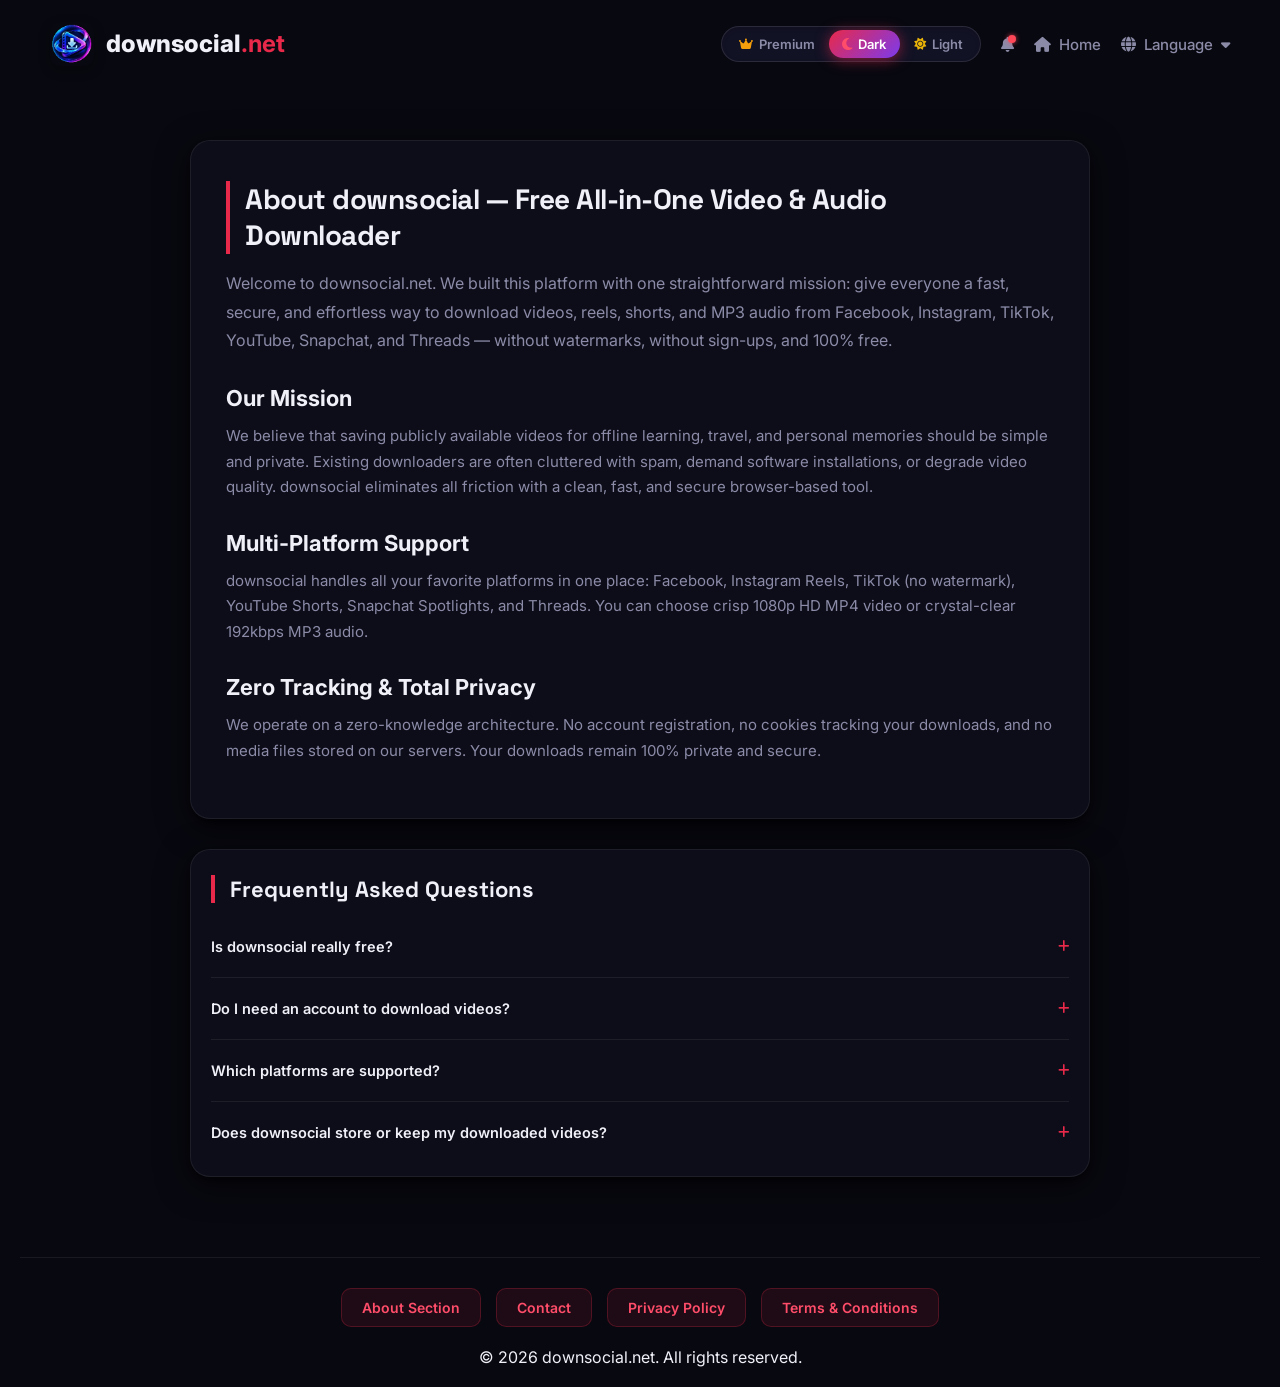
<file: downsocial/frontend/about.html>
<!DOCTYPE html>
<html lang="en">
<head>
    <meta charset="UTF-8">
    <meta name="viewport" content="width=device-width, initial-scale=1.0">
    <title>About Us — Video Downloader HD | Free All-in-One Downloader</title>
    <meta name="description" content="Learn about our mission to provide the best all-in-one video downloader. Fast, secure, and free HD video & MP3 downloads without watermark for Facebook, Instagram, TikTok, YouTube, and Threads.">
    <meta name="keywords" content="about video downloader, downsocial about, all in one video downloader, download facebook video, download tiktok video, download instagram reels, download youtube video">
    <link rel="icon" type="image/webp" href="icon-nav.webp">
    <link rel="apple-touch-icon" href="icon-nav.webp">
    <link rel="canonical" href="https://downsocial.net/about.html">
    <meta name="robots" content="index, follow, max-snippet:-1, max-image-preview:large, max-video-preview:-1">

    <!-- Preconnects & Resource Preloads for Top Performance -->
    <link rel="preconnect" href="https://fonts.googleapis.com">
    <link rel="preconnect" href="https://fonts.gstatic.com" crossorigin>
    <link href="https://fonts.googleapis.com/css2?family=Inter:wght@300;400;500;600;700;800&family=Space+Grotesk:wght@500;600;700;800&display=swap" rel="stylesheet">
    <link rel="preconnect" href="https://cdnjs.cloudflare.com" crossorigin>
    <link rel="preload" as="image" href="space-bg.webp">

    <!-- Open Graph (OG) Meta Tags -->
    <meta property="og:locale" content="en_US">
    <meta property="og:type" content="article">
    <meta property="og:title" content="About Us - Video Downloader HD | downsocial">
    <meta property="og:description" content="Learn about downsocial.net - the free all-in-one HD video downloader for Facebook, Instagram, TikTok, YouTube, Snapchat, and Threads.">
    <meta property="og:url" content="https://downsocial.net/about.html">
    <meta property="og:site_name" content="downsocial">
    <meta property="og:image" content="https://downsocial.net/icon.webp">
    <meta property="og:image:width" content="1254">
    <meta property="og:image:height" content="1254">
    <meta property="og:image:type" content="image/webp">
    <meta property="og:image:alt" content="downsocial - All-in-One Video Downloader Logo">

    <!-- Twitter Card Meta Tags -->
    <meta name="twitter:card" content="summary_large_image">
    <meta name="twitter:title" content="About Us - Video Downloader HD | downsocial">
    <meta name="twitter:description" content="Learn about downsocial.net - the free all-in-one HD video downloader for Facebook, Instagram, TikTok, YouTube, Snapchat, and Threads.">
    <meta name="twitter:image" content="https://downsocial.net/icon.webp">
    <meta name="twitter:image:alt" content="downsocial Logo">

    <link rel="stylesheet" href="https://cdnjs.cloudflare.com/ajax/libs/font-awesome/6.5.2/css/all.min.css">
    <link rel="stylesheet" href="style.css">

    <!-- JSON-LD Structured Data (AboutPage + FAQPage) -->
    <script type="application/ld+json">
    {
      "@context": "https://schema.org",
      "@graph": [
        {
          "@type": "AboutPage",
          "@id": "https://downsocial.net/about.html#aboutpage",
          "name": "About downsocial",
          "url": "https://downsocial.net/about.html",
          "description": "Information about downsocial.net, the free all-in-one video and audio downloader for Facebook, Instagram, TikTok, YouTube, Snapchat, and Threads.",
          "mainEntity": {
            "@type": "Organization",
            "name": "downsocial",
            "url": "https://downsocial.net/",
            "logo": "https://downsocial.net/icon.webp"
          }
        },
        {
          "@type": "FAQPage",
          "@id": "https://downsocial.net/about.html#faq",
          "mainEntity": [
            {
              "@type": "Question",
              "name": "Is downsocial really free?",
              "acceptedAnswer": {
                "@type": "Answer",
                "text": "Yes, downsocial is 100% free with unlimited downloads and no hidden subscription fees."
              }
            },
            {
              "@type": "Question",
              "name": "Do I need an account to download videos?",
              "acceptedAnswer": {
                "@type": "Answer",
                "text": "No account registration or login is required. You can download videos immediately and anonymously."
              }
            },
            {
              "@type": "Question",
              "name": "Which platforms are supported?",
              "acceptedAnswer": {
                "@type": "Answer",
                "text": "downsocial supports video and audio downloads from Facebook, Instagram Reels, TikTok (no watermark), YouTube Shorts, Snapchat, and Threads."
              }
            },
            {
              "@type": "Question",
              "name": "Does downsocial store or keep my downloaded videos?",
              "acceptedAnswer": {
                "@type": "Answer",
                "text": "No. We operate on a zero-knowledge architecture and do not host, store, or archive any downloaded media on our servers."
              }
            }
          ]
        }
      ]
    }
    </script>
    <script>
        (function() {
            var t = localStorage.getItem('siteTheme') || 'dark';
            document.documentElement.setAttribute('data-theme', t);
        })();
    </script>
</head>
<body>

<nav class="top-nav desktop-nav">
    <a href="https://downsocial.net" class="nav-brand"><img src="icon-nav.webp" alt="downsocial - All-in-One Video Downloader Logo" width="44" height="44" fetchpriority="high"><span>downsocial<span class="domain-ext">.net</span></span></a>
    
    <ul class="nav-links">
        <li class="theme-switcher-wrapper">
            <div class="theme-segmented-control" data-theme-switcher>
                <div class="theme-pill"></div>
                <button type="button" class="theme-btn" data-theme-val="premium" aria-label="Premium Mode" title="Premium Mode">
                    <i class="fas fa-crown"></i> <span>Premium</span>
                </button>
                <button type="button" class="theme-btn active" data-theme-val="dark" aria-label="Dark Mode" title="Dark Mode">
                    <i class="fas fa-moon"></i> <span>Dark</span>
                </button>
                <button type="button" class="theme-btn" data-theme-val="light" aria-label="Light Mode" title="Light Mode">
                    <i class="fas fa-sun"></i> <span>Light</span>
                </button>
            </div>
        </li>

        <li class="dropdown notification-wrapper">
            <a href="#" id="desktopNotifToggle" class="bell-icon">
                <i class="fas fa-bell"></i>
                <span class="notif-dot"></span> 
            </a>
            
            <div class="notification-panel" id="desktopNotifPanel">
                <div class="notif-header">
                    <h4>Notifications</h4>
                    <span class="badge">1 New</span>
                </div>
                <div class="notif-body">
                    <div class="notif-item expandable-notif">
                        <div class="notif-title-row">
                            <div class="notif-icon"><i class="fas fa-puzzle-piece"></i></div>
                            <div class="notif-info">
                                <h5>Browser Extension Coming Soon! 🚀</h5>
                                <p class="notif-time">Just now</p>
                            </div>
                            <i class="fas fa-chevron-down notif-chevron"></i>
                        </div>
                        <div class="notif-content">
                            <p>We are thrilled to announce that our official <strong>downsocial.net Browser Extension</strong> is currently in development!</p>
                            <p><strong>Why do you need it?</strong><br>
                                ✔ Download videos directly from Facebook, Instagram, TikTok, YouTube, and Threads without copying and pasting links.<br>
                                ✔ A dedicated download button will appear below every video on your feed.<br>
                                ✔ 1-Click HD downloads right from your browser.</p>
                            <p>Stay tuned! It will be available for Chrome, Edge, and Firefox very soon.</p>
                        </div>
                    </div>
                </div>
            </div>
        </li>
        
        <li><a href="index.html"><i class="fas fa-home"></i> <span data-key="homeBtn">Home</span></a></li>
        
        <li class="dropdown">
            <a href="#" id="desktopLangToggle"><i class="fas fa-globe"></i> <span data-key="langBtn">Language</span> <i class="fas fa-caret-down"></i></a>
            <ul class="dropdown-menu" id="desktopLangMenu">
                <li><a href="#" onclick="changeLanguage('en')">English</a></li>
                <li><a href="#" onclick="changeLanguage('es')">Español (Spanish)</a></li>
                <li><a href="#" onclick="changeLanguage('fr')">Français (French)</a></li>
                <li><a href="#" onclick="changeLanguage('hi')">हिन्दी (Hindi)</a></li>
                <li><a href="#" onclick="changeLanguage('ar')">العربية (Arabic)</a></li>
                <li><a href="#" onclick="changeLanguage('pt')">Português (Portuguese)</a></li>
                <li><a href="#" onclick="changeLanguage('bn')">বাংলা (Bengali)</a></li>
                <li><a href="#" onclick="changeLanguage('ru')">Русский (Russian)</a></li>
                <li><a href="#" onclick="changeLanguage('id')">Bahasa Indonesia</a></li>
                <li><a href="#" onclick="changeLanguage('zh')">中文 (Chinese)</a></li>
            </ul>
        </li>
    </ul>
</nav>

<div class="mobile-top-bar mobile-nav">
    <div class="menu-icon" id="menuIcon"><i class="fas fa-bars"></i></div>
    <a href="https://downsocial.net" class="nav-brand"><img src="icon-nav.webp" alt="downsocial - All-in-One Video Downloader Logo" width="38" height="38" fetchpriority="high"><span>downsocial<span class="domain-ext">.net</span></span></a>
    
    <div class="dropdown notification-wrapper mobile-bell">
        <a href="#" id="mobileNotifToggle" class="bell-icon">
            <i class="fas fa-bell"></i>
            <span class="notif-dot"></span>
        </a>
        <div class="notification-panel" id="mobileNotifPanel">
            <div class="notif-header">
                <h4>Notifications</h4>
                <span class="badge">1 New</span>
            </div>
            <div class="notif-body">
                <div class="notif-item expandable-notif">
                    <div class="notif-title-row">
                        <div class="notif-icon"><i class="fas fa-puzzle-piece"></i></div>
                        <div class="notif-info">
                            <h5>Browser Extension Coming Soon! 🚀</h5>
                            <p class="notif-time">Just now</p>
                        </div>
                        <i class="fas fa-chevron-down notif-chevron"></i>
                    </div>
                    <div class="notif-content">
                        <p>We are thrilled to announce that our official <strong>downsocial.net Browser Extension</strong> is currently in development!</p>
                        <p><strong>Why do you need it?</strong><br>
                            ✔ Download videos directly without copying links.<br>
                            ✔ A download button will appear below every video.<br>
                            ✔ 1-Click HD downloads right from your browser.</p>
                        <p>Stay tuned! Coming to Chrome, Edge, and Firefox.</p>
                    </div>
                </div>
            </div>
        </div>
    </div>
</div>

<div class="sidebar mobile-nav" id="sidebar">
    <div class="close-btn" id="closeBtn"><i class="fas fa-times"></i></div>
    <ul class="menu-links" style="margin-top: 60px;">
        <li class="sidebar-theme-item" style="padding: 15px 20px;">
            <div class="theme-segmented-control" data-theme-switcher style="width: 100%;">
                <div class="theme-pill"></div>
                <button type="button" class="theme-btn" data-theme-val="premium" aria-label="Premium Mode" title="Premium Mode">
                    <i class="fas fa-crown"></i> <span>Premium</span>
                </button>
                <button type="button" class="theme-btn active" data-theme-val="dark" aria-label="Dark Mode" title="Dark Mode">
                    <i class="fas fa-moon"></i> <span>Dark</span>
                </button>
                <button type="button" class="theme-btn" data-theme-val="light" aria-label="Light Mode" title="Light Mode">
                    <i class="fas fa-sun"></i> <span>Light</span>
                </button>
            </div>
        </li>
        <li><a href="index.html"><i class="fas fa-home"></i> <span data-key="homeBtn">Home</span></a></li>
        <li class="dropdown">
            <a href="#" id="mobileLangToggle"><i class="fas fa-globe"></i> <span data-key="langBtn">Language</span> <i class="fas fa-caret-down" style="margin-left:auto;"></i></a>
            <ul class="dropdown-menu-mobile" id="mobileLangMenu">
                <li><a href="#" onclick="changeLanguage('en')">English</a></li>
                <li><a href="#" onclick="changeLanguage('es')">Español (Spanish)</a></li>
                <li><a href="#" onclick="changeLanguage('fr')">Français (French)</a></li>
                <li><a href="#" onclick="changeLanguage('hi')">हिन्दी (Hindi)</a></li>
                <li><a href="#" onclick="changeLanguage('ar')">العربية (Arabic)</a></li>
                <li><a href="#" onclick="changeLanguage('pt')">Português (Portuguese)</a></li>
                <li><a href="#" onclick="changeLanguage('bn')">বাংলা (Bengali)</a></li>
                <li><a href="#" onclick="changeLanguage('ru')">Русский (Russian)</a></li>
                <li><a href="#" onclick="changeLanguage('id')">Bahasa Indonesia</a></li>
                <li><a href="#" onclick="changeLanguage('zh')">中文 (Chinese)</a></li>
            </ul>
        </li>
        <li><a href="#"><i class="fas fa-puzzle-piece"></i> <span data-key="extBtn">Extension</span> <span class="soon-badge" data-key="soonBadge" style="margin-left: 10px;">Soon</span></a></li>
    </ul>
</div>

<div class="page-content-wrapper">
    <div class="article-container" data-key="aboutContent">
        <h1>About downsocial — Free All-in-One Video & Audio Downloader</h1>
        <p class="article-intro">Welcome to downsocial.net. We built this platform with one straightforward mission: give everyone a fast, secure, and effortless way to download videos, reels, shorts, and MP3 audio from Facebook, Instagram, TikTok, YouTube, Snapchat, and Threads — without watermarks, without sign-ups, and 100% free.</p>
        <h2>Our Mission</h2>
        <p>We believe that saving publicly available videos for offline learning, travel, and personal memories should be simple and private. Existing downloaders are often cluttered with spam, demand software installations, or degrade video quality. downsocial eliminates all friction with a clean, fast, and secure browser-based tool.</p>
        <h2>Multi-Platform Support</h2>
        <p>downsocial handles all your favorite platforms in one place: Facebook, Instagram Reels, TikTok (no watermark), YouTube Shorts, Snapchat Spotlights, and Threads. You can choose crisp 1080p HD MP4 video or crystal-clear 192kbps MP3 audio.</p>
        <h2>Zero Tracking & Total Privacy</h2>
        <p>We operate on a zero-knowledge architecture. No account registration, no cookies tracking your downloads, and no media files stored on our servers. Your downloads remain 100% private and secure.</p>
    </div>

    <!-- Visible FAQ Section matching FAQPage Schema -->
    <div class="faq-section" style="max-width: 900px; margin: 30px auto 40px; padding: 25px 20px;">
        <h2 class="section-title">Frequently Asked Questions</h2>
        <div class="accordion">
            <div class="accordion-item">
                <div class="accordion-header">
                    <span>Is downsocial really free?</span>
                    <i class="fas fa-plus"></i>
                </div>
                <div class="accordion-body">
                    <p>Yes, downsocial is 100% free with unlimited downloads and no hidden subscription fees.</p>
                </div>
            </div>
            <div class="accordion-item">
                <div class="accordion-header">
                    <span>Do I need an account to download videos?</span>
                    <i class="fas fa-plus"></i>
                </div>
                <div class="accordion-body">
                    <p>No account registration or login is required. You can download videos immediately and anonymously.</p>
                </div>
            </div>
            <div class="accordion-item">
                <div class="accordion-header">
                    <span>Which platforms are supported?</span>
                    <i class="fas fa-plus"></i>
                </div>
                <div class="accordion-body">
                    <p>downsocial supports video and audio downloads from Facebook, Instagram Reels, TikTok (no watermark), YouTube Shorts, Snapchat, and Threads.</p>
                </div>
            </div>
            <div class="accordion-item">
                <div class="accordion-header">
                    <span>Does downsocial store or keep my downloaded videos?</span>
                    <i class="fas fa-plus"></i>
                </div>
                <div class="accordion-body">
                    <p>No. We operate on a zero-knowledge architecture and do not host, store, or archive any downloaded media on our servers.</p>
                </div>
            </div>
        </div>
    </div>
</div>

<footer class="main-footer">
    <div class="footer-links">
        <a href="about.html" class="footer-btn" data-key="footerAbout">About Section</a>
        <a href="mailto:downsocial.net@gmail.com" class="footer-btn" data-key="footerContact">Contact</a>
        <a href="privacy.html" class="footer-btn" data-key="footerPrivacy">Privacy Policy</a>
        <a href="terms.html" class="footer-btn" data-key="footerTerms">Terms & Conditions</a>
    </div>
    <div class="footer-copyright" data-key="copyright">
        &copy; 2026 downsocial.net. All rights reserved.
    </div>
</footer>

<script src="script.js"></script>
</body>
</html>
</file>
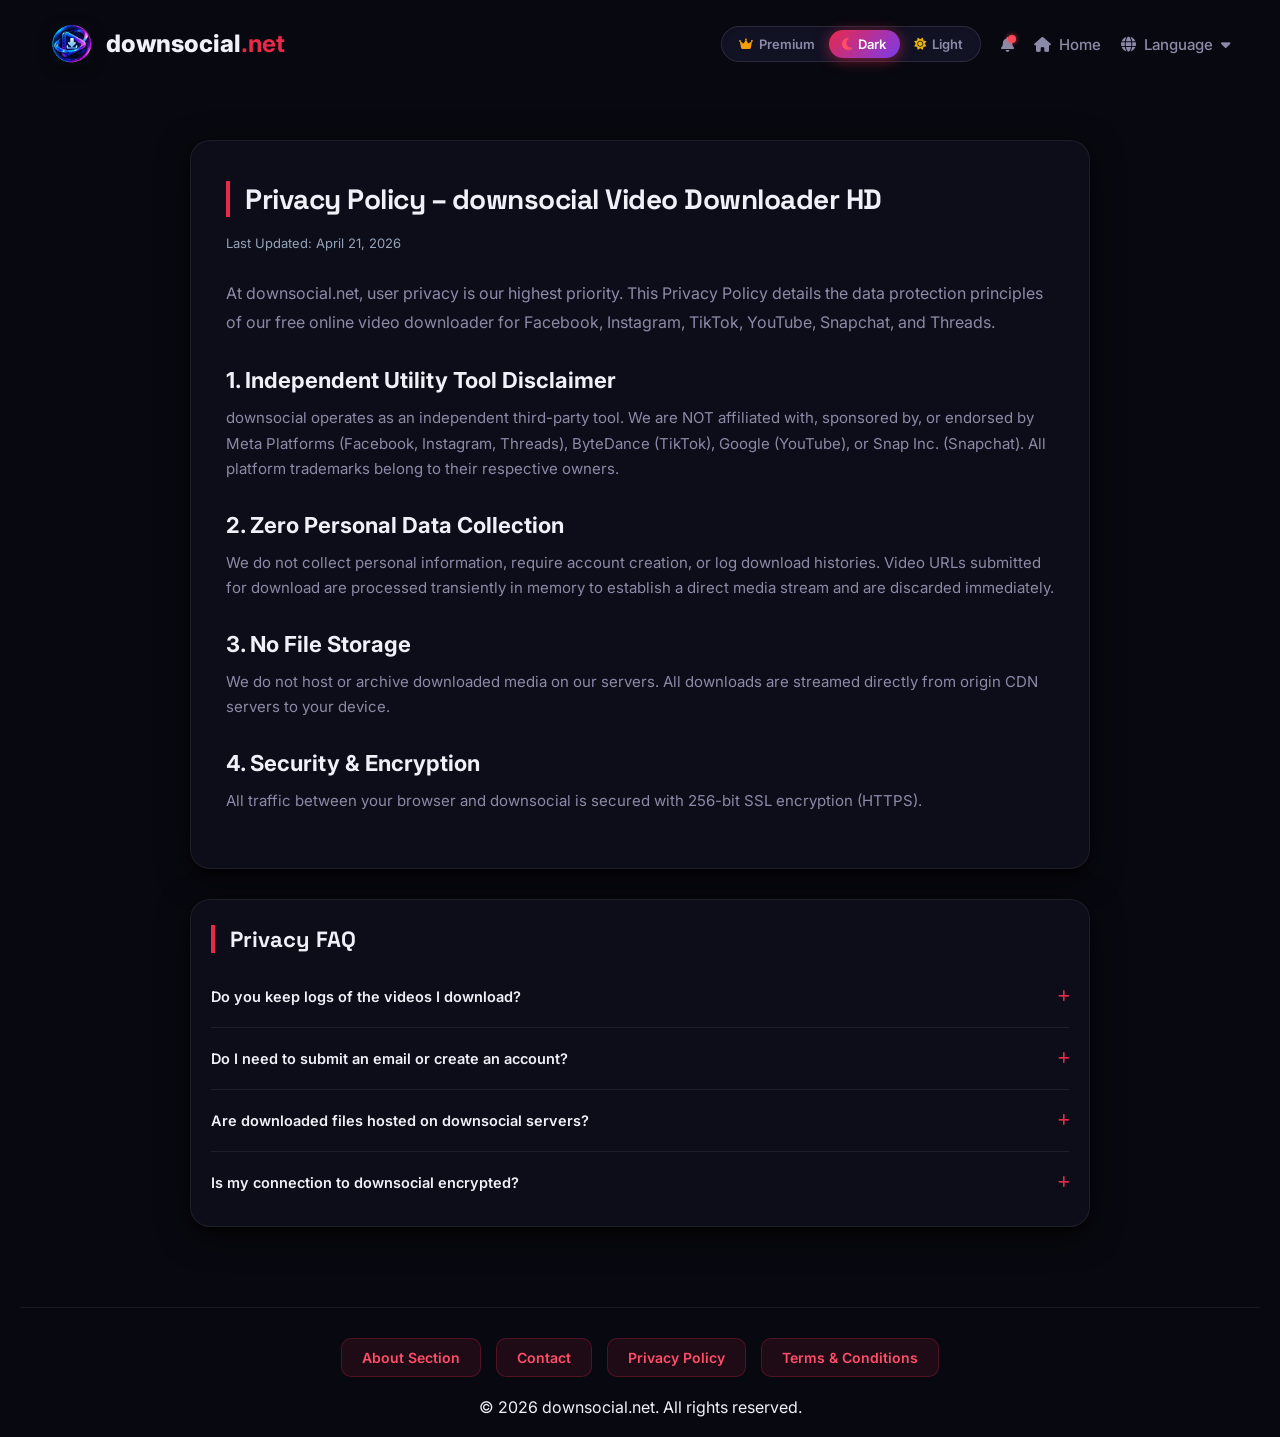
<file: downsocial/frontend/privacy.html>
<!DOCTYPE html>
<html lang="en">
<head>
    <meta charset="UTF-8">
    <meta name="viewport" content="width=device-width, initial-scale=1.0">
    <title>Privacy Policy — Video Downloader HD | 100% Safe & Private</title>
    <meta name="description" content="Read our privacy policy to understand how we protect your data. Our video downloader ensures complete privacy with no login required, zero data tracking, and secure media streams.">
    <meta name="keywords" content="privacy policy, video downloader privacy, downsocial privacy, secure downloads, no data tracking, safe video downloader">
    <link rel="icon" type="image/webp" href="icon-nav.webp">
    <link rel="apple-touch-icon" href="icon-nav.webp">
    <link rel="canonical" href="https://downsocial.net/privacy.html">
    <meta name="robots" content="index, follow, max-snippet:-1, max-image-preview:large, max-video-preview:-1">

    <!-- Preconnects & Resource Preloads for Top Performance -->
    <link rel="preconnect" href="https://fonts.googleapis.com">
    <link rel="preconnect" href="https://fonts.gstatic.com" crossorigin>
    <link href="https://fonts.googleapis.com/css2?family=Inter:wght@300;400;500;600;700;800&family=Space+Grotesk:wght@500;600;700;800&display=swap" rel="stylesheet">
    <link rel="preconnect" href="https://cdnjs.cloudflare.com" crossorigin>
    <link rel="preload" as="image" href="space-bg.webp">

    <!-- Open Graph (OG) Meta Tags -->
    <meta property="og:locale" content="en_US">
    <meta property="og:type" content="article">
    <meta property="og:title" content="Privacy Policy - Video Downloader HD | downsocial">
    <meta property="og:description" content="Privacy Policy for downsocial.net - safe, secure, and private online video downloads.">
    <meta property="og:url" content="https://downsocial.net/privacy.html">
    <meta property="og:site_name" content="downsocial">
    <meta property="og:image" content="https://downsocial.net/icon.webp">
    <meta property="og:image:width" content="1254">
    <meta property="og:image:height" content="1254">
    <meta property="og:image:type" content="image/webp">
    <meta property="og:image:alt" content="downsocial - All-in-One Video Downloader Logo">

    <!-- Twitter Card Meta Tags -->
    <meta name="twitter:card" content="summary_large_image">
    <meta name="twitter:title" content="Privacy Policy - Video Downloader HD | downsocial">
    <meta name="twitter:description" content="Privacy Policy for downsocial.net - safe, secure, and private online video downloads.">
    <meta name="twitter:image" content="https://downsocial.net/icon.webp">
    <meta name="twitter:image:alt" content="downsocial Logo">

    <link rel="stylesheet" href="https://cdnjs.cloudflare.com/ajax/libs/font-awesome/6.5.2/css/all.min.css">
    <link rel="stylesheet" href="style.css">

    <!-- JSON-LD Structured Data (WebPage + FAQPage) -->
    <script type="application/ld+json">
    {
      "@context": "https://schema.org",
      "@graph": [
        {
          "@type": "WebPage",
          "@id": "https://downsocial.net/privacy.html#webpage",
          "name": "Privacy Policy - downsocial",
          "url": "https://downsocial.net/privacy.html",
          "description": "Privacy policy and zero-knowledge data protection principles of downsocial.net.",
          "publisher": {
            "@type": "Organization",
            "name": "downsocial",
            "url": "https://downsocial.net/"
          }
        },
        {
          "@type": "FAQPage",
          "@id": "https://downsocial.net/privacy.html#faq",
          "mainEntity": [
            {
              "@type": "Question",
              "name": "Do you keep logs of the videos I download?",
              "acceptedAnswer": {
                "@type": "Answer",
                "text": "No. All media URL requests are processed transiently in server memory and discarded immediately."
              }
            },
            {
              "@type": "Question",
              "name": "Do I need to submit an email or create an account?",
              "acceptedAnswer": {
                "@type": "Answer",
                "text": "No. downsocial requires no account creation, passwords, or personal credentials."
              }
            },
            {
              "@type": "Question",
              "name": "Are downloaded files hosted on downsocial servers?",
              "acceptedAnswer": {
                "@type": "Answer",
                "text": "No. Video and audio files stream directly between the original source server and your device without permanent server-side storage."
              }
            },
            {
              "@type": "Question",
              "name": "Is my connection to downsocial encrypted?",
              "acceptedAnswer": {
                "@type": "Answer",
                "text": "Yes. All connections are secured with strict end-to-end 256-bit SSL/TLS HTTPS encryption."
              }
            }
          ]
        }
      ]
    }
    </script>
    <script>
        (function() {
            var t = localStorage.getItem('siteTheme') || 'dark';
            document.documentElement.setAttribute('data-theme', t);
        })();
    </script>
</head>
<body>

<nav class="top-nav desktop-nav">
    <a href="https://downsocial.net" class="nav-brand"><img src="icon-nav.webp" alt="downsocial - All-in-One Video Downloader Logo" width="44" height="44" fetchpriority="high"><span>downsocial<span class="domain-ext">.net</span></span></a>
    
    <ul class="nav-links">
        <li class="theme-switcher-wrapper">
            <div class="theme-segmented-control" data-theme-switcher>
                <div class="theme-pill"></div>
                <button type="button" class="theme-btn" data-theme-val="premium" aria-label="Premium Mode" title="Premium Mode">
                    <i class="fas fa-crown"></i> <span>Premium</span>
                </button>
                <button type="button" class="theme-btn active" data-theme-val="dark" aria-label="Dark Mode" title="Dark Mode">
                    <i class="fas fa-moon"></i> <span>Dark</span>
                </button>
                <button type="button" class="theme-btn" data-theme-val="light" aria-label="Light Mode" title="Light Mode">
                    <i class="fas fa-sun"></i> <span>Light</span>
                </button>
            </div>
        </li>

        <li class="dropdown notification-wrapper">
            <a href="#" id="desktopNotifToggle" class="bell-icon">
                <i class="fas fa-bell"></i>
                <span class="notif-dot"></span> 
            </a>
            
            <div class="notification-panel" id="desktopNotifPanel">
                <div class="notif-header">
                    <h4>Notifications</h4>
                    <span class="badge">1 New</span>
                </div>
                <div class="notif-body">
                    <div class="notif-item expandable-notif">
                        <div class="notif-title-row">
                            <div class="notif-icon"><i class="fas fa-puzzle-piece"></i></div>
                            <div class="notif-info">
                                <h5>Browser Extension Coming Soon! 🚀</h5>
                                <p class="notif-time">Just now</p>
                            </div>
                            <i class="fas fa-chevron-down notif-chevron"></i>
                        </div>
                        <div class="notif-content">
                            <p>We are thrilled to announce that our official <strong>downsocial.net Browser Extension</strong> is currently in development!</p>
                            <p><strong>Why do you need it?</strong><br>
                                ✔ Download videos directly from Facebook, Instagram, TikTok, YouTube, and Threads without copying and pasting links.<br>
                                ✔ A dedicated download button will appear below every video on your feed.<br>
                                ✔ 1-Click HD downloads right from your browser.</p>
                            <p>Stay tuned! It will be available for Chrome, Edge, and Firefox very soon.</p>
                        </div>
                    </div>
                </div>
            </div>
        </li>
        
        <li><a href="index.html"><i class="fas fa-home"></i> <span data-key="homeBtn">Home</span></a></li>
        
        <li class="dropdown">
            <a href="#" id="desktopLangToggle"><i class="fas fa-globe"></i> <span data-key="langBtn">Language</span> <i class="fas fa-caret-down"></i></a>
            <ul class="dropdown-menu" id="desktopLangMenu">
                <li><a href="#" onclick="changeLanguage('en')">English</a></li>
                <li><a href="#" onclick="changeLanguage('es')">Español (Spanish)</a></li>
                <li><a href="#" onclick="changeLanguage('fr')">Français (French)</a></li>
                <li><a href="#" onclick="changeLanguage('hi')">हिन्दी (Hindi)</a></li>
                <li><a href="#" onclick="changeLanguage('ar')">العربية (Arabic)</a></li>
                <li><a href="#" onclick="changeLanguage('pt')">Português (Portuguese)</a></li>
                <li><a href="#" onclick="changeLanguage('bn')">বাংলা (Bengali)</a></li>
                <li><a href="#" onclick="changeLanguage('ru')">Русский (Russian)</a></li>
                <li><a href="#" onclick="changeLanguage('id')">Bahasa Indonesia</a></li>
                <li><a href="#" onclick="changeLanguage('zh')">中文 (Chinese)</a></li>
            </ul>
        </li>
    </ul>
</nav>

<div class="mobile-top-bar mobile-nav">
    <div class="menu-icon" id="menuIcon"><i class="fas fa-bars"></i></div>
    <a href="https://downsocial.net" class="nav-brand"><img src="icon-nav.webp" alt="downsocial - All-in-One Video Downloader Logo" width="38" height="38" fetchpriority="high"><span>downsocial<span class="domain-ext">.net</span></span></a>
    
    <div class="dropdown notification-wrapper mobile-bell">
        <a href="#" id="mobileNotifToggle" class="bell-icon">
            <i class="fas fa-bell"></i>
            <span class="notif-dot"></span>
        </a>
        <div class="notification-panel" id="mobileNotifPanel">
            <div class="notif-header">
                <h4>Notifications</h4>
                <span class="badge">1 New</span>
            </div>
            <div class="notif-body">
                <div class="notif-item expandable-notif">
                    <div class="notif-title-row">
                        <div class="notif-icon"><i class="fas fa-puzzle-piece"></i></div>
                        <div class="notif-info">
                            <h5>Browser Extension Coming Soon! 🚀</h5>
                            <p class="notif-time">Just now</p>
                        </div>
                        <i class="fas fa-chevron-down notif-chevron"></i>
                    </div>
                    <div class="notif-content">
                        <p>We are thrilled to announce that our official <strong>downsocial.net Browser Extension</strong> is currently in development!</p>
                        <p><strong>Why do you need it?</strong><br>
                            ✔ Download videos directly without copying links.<br>
                            ✔ A download button will appear below every video.<br>
                            ✔ 1-Click HD downloads right from your browser.</p>
                        <p>Stay tuned! Coming to Chrome, Edge, and Firefox.</p>
                    </div>
                </div>
            </div>
        </div>
    </div>
</div>

<div class="sidebar mobile-nav" id="sidebar">
    <div class="close-btn" id="closeBtn"><i class="fas fa-times"></i></div>
    <ul class="menu-links" style="margin-top: 60px;">
        <li class="sidebar-theme-item" style="padding: 15px 20px;">
            <div class="theme-segmented-control" data-theme-switcher style="width: 100%;">
                <div class="theme-pill"></div>
                <button type="button" class="theme-btn" data-theme-val="premium" aria-label="Premium Mode" title="Premium Mode">
                    <i class="fas fa-crown"></i> <span>Premium</span>
                </button>
                <button type="button" class="theme-btn active" data-theme-val="dark" aria-label="Dark Mode" title="Dark Mode">
                    <i class="fas fa-moon"></i> <span>Dark</span>
                </button>
                <button type="button" class="theme-btn" data-theme-val="light" aria-label="Light Mode" title="Light Mode">
                    <i class="fas fa-sun"></i> <span>Light</span>
                </button>
            </div>
        </li>
        <li><a href="index.html"><i class="fas fa-home"></i> <span data-key="homeBtn">Home</span></a></li>
        <li class="dropdown">
            <a href="#" id="mobileLangToggle"><i class="fas fa-globe"></i> <span data-key="langBtn">Language</span> <i class="fas fa-caret-down" style="margin-left:auto;"></i></a>
            <ul class="dropdown-menu-mobile" id="mobileLangMenu">
                <li><a href="#" onclick="changeLanguage('en')">English</a></li>
                <li><a href="#" onclick="changeLanguage('es')">Español (Spanish)</a></li>
                <li><a href="#" onclick="changeLanguage('fr')">Français (French)</a></li>
                <li><a href="#" onclick="changeLanguage('hi')">हिन्दी (Hindi)</a></li>
                <li><a href="#" onclick="changeLanguage('ar')">العربية (Arabic)</a></li>
                <li><a href="#" onclick="changeLanguage('pt')">Português (Portuguese)</a></li>
                <li><a href="#" onclick="changeLanguage('bn')">বাংলা (Bengali)</a></li>
                <li><a href="#" onclick="changeLanguage('ru')">Русский (Russian)</a></li>
                <li><a href="#" onclick="changeLanguage('id')">Bahasa Indonesia</a></li>
                <li><a href="#" onclick="changeLanguage('zh')">中文 (Chinese)</a></li>
            </ul>
        </li>
        <li><a href="#"><i class="fas fa-puzzle-piece"></i> <span data-key="extBtn">Extension</span> <span class="soon-badge" data-key="soonBadge" style="margin-left: 10px;">Soon</span></a></li>
    </ul>
</div>

<div class="page-content-wrapper">
    <div class="article-container" data-key="privacyContent">
        <h1>Privacy Policy – downsocial Video Downloader HD</h1>
        <p style="font-size: 13px; color: #94a3b8; margin-bottom: 25px;">Last Updated: April 21, 2026</p>
        <p class="article-intro">At downsocial.net, user privacy is our highest priority. This Privacy Policy details the data protection principles of our free online video downloader for Facebook, Instagram, TikTok, YouTube, Snapchat, and Threads.</p>
        <h2>1. Independent Utility Tool Disclaimer</h2>
        <p>downsocial operates as an independent third-party tool. We are NOT affiliated with, sponsored by, or endorsed by Meta Platforms (Facebook, Instagram, Threads), ByteDance (TikTok), Google (YouTube), or Snap Inc. (Snapchat). All platform trademarks belong to their respective owners.</p>
        <h2>2. Zero Personal Data Collection</h2>
        <p>We do not collect personal information, require account creation, or log download histories. Video URLs submitted for download are processed transiently in memory to establish a direct media stream and are discarded immediately.</p>
        <h2>3. No File Storage</h2>
        <p>We do not host or archive downloaded media on our servers. All downloads are streamed directly from origin CDN servers to your device.</p>
        <h2>4. Security & Encryption</h2>
        <p>All traffic between your browser and downsocial is secured with 256-bit SSL encryption (HTTPS).</p>
    </div>

    <!-- Visible FAQ Section matching FAQPage Schema -->
    <div class="faq-section" style="max-width: 900px; margin: 30px auto 40px; padding: 25px 20px;">
        <h2 class="section-title">Privacy FAQ</h2>
        <div class="accordion">
            <div class="accordion-item">
                <div class="accordion-header">
                    <span>Do you keep logs of the videos I download?</span>
                    <i class="fas fa-plus"></i>
                </div>
                <div class="accordion-body">
                    <p>No. All media URL requests are processed transiently in server memory and discarded immediately.</p>
                </div>
            </div>
            <div class="accordion-item">
                <div class="accordion-header">
                    <span>Do I need to submit an email or create an account?</span>
                    <i class="fas fa-plus"></i>
                </div>
                <div class="accordion-body">
                    <p>No. downsocial requires no account creation, passwords, or personal credentials.</p>
                </div>
            </div>
            <div class="accordion-item">
                <div class="accordion-header">
                    <span>Are downloaded files hosted on downsocial servers?</span>
                    <i class="fas fa-plus"></i>
                </div>
                <div class="accordion-body">
                    <p>No. Video and audio files stream directly between the original source server and your device without permanent server-side storage.</p>
                </div>
            </div>
            <div class="accordion-item">
                <div class="accordion-header">
                    <span>Is my connection to downsocial encrypted?</span>
                    <i class="fas fa-plus"></i>
                </div>
                <div class="accordion-body">
                    <p>Yes. All connections are secured with strict end-to-end 256-bit SSL/TLS HTTPS encryption.</p>
                </div>
            </div>
        </div>
    </div>
</div>

<footer class="main-footer">
    <div class="footer-links">
        <a href="about.html" class="footer-btn" data-key="footerAbout">About Section</a>
        <a href="mailto:downsocial.net@gmail.com" class="footer-btn" data-key="footerContact">Contact</a>
        <a href="privacy.html" class="footer-btn" data-key="footerPrivacy">Privacy Policy</a>
        <a href="terms.html" class="footer-btn" data-key="footerTerms">Terms & Conditions</a>
    </div>
    <div class="footer-copyright" data-key="copyright">
        &copy; 2026 downsocial.net. All rights reserved.
    </div>
</footer>

<script src="script.js" defer></script>
</body>
</html>
</file>
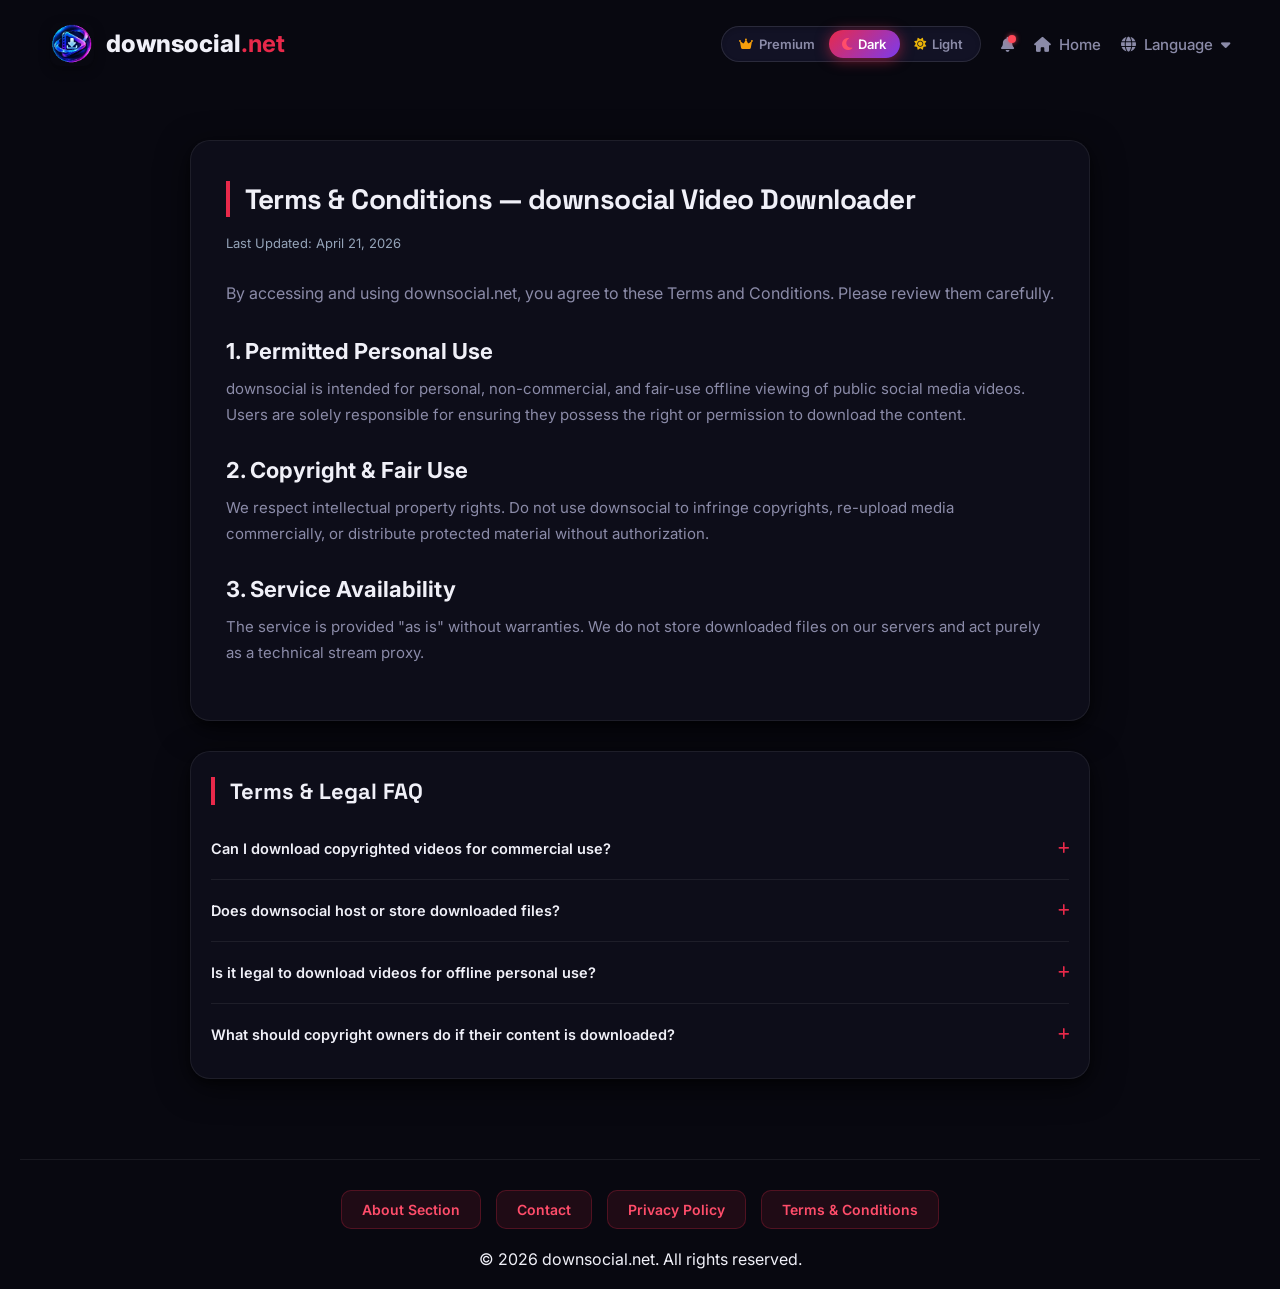
<file: downsocial/frontend/terms.html>
<!DOCTYPE html>
<html lang="en">
<head>
    <meta charset="UTF-8">
    <meta name="viewport" content="width=device-width, initial-scale=1.0">
    <title>Terms & Conditions — Video Downloader HD | Usage & Copyright</title>
    <meta name="description" content="Read our usage policy and terms and conditions for using the video downloader. Understand user responsibilities, fair use, and copyright compliance for downloading social media videos.">
    <meta name="keywords" content="video downloader terms, downsocial terms, usage policy, legal disclaimer, download terms, copyright compliance, video downloader policy">
    <link rel="icon" type="image/webp" href="icon-nav.webp">
    <link rel="apple-touch-icon" href="icon-nav.webp">
    <link rel="canonical" href="https://downsocial.net/terms.html">
    <meta name="robots" content="index, follow, max-snippet:-1, max-image-preview:large, max-video-preview:-1">

    <!-- Preconnects & Resource Preloads for Top Performance -->
    <link rel="preconnect" href="https://fonts.googleapis.com">
    <link rel="preconnect" href="https://fonts.gstatic.com" crossorigin>
    <link href="https://fonts.googleapis.com/css2?family=Inter:wght@300;400;500;600;700;800&family=Space+Grotesk:wght@500;600;700;800&display=swap" rel="stylesheet">
    <link rel="preconnect" href="https://cdnjs.cloudflare.com" crossorigin>
    <link rel="preload" as="image" href="space-bg.webp">

    <!-- Open Graph (OG) Meta Tags -->
    <meta property="og:locale" content="en_US">
    <meta property="og:type" content="article">
    <meta property="og:title" content="Terms & Conditions - Video Downloader HD | downsocial">
    <meta property="og:description" content="Terms of Service and copyright compliance for downsocial.net.">
    <meta property="og:url" content="https://downsocial.net/terms.html">
    <meta property="og:site_name" content="downsocial">
    <meta property="og:image" content="https://downsocial.net/icon.webp">
    <meta property="og:image:width" content="1254">
    <meta property="og:image:height" content="1254">
    <meta property="og:image:type" content="image/webp">
    <meta property="og:image:alt" content="downsocial - All-in-One Video Downloader Logo">

    <!-- Twitter Card Meta Tags -->
    <meta name="twitter:card" content="summary_large_image">
    <meta name="twitter:title" content="Terms & Conditions - Video Downloader HD | downsocial">
    <meta name="twitter:description" content="Terms of Service and copyright compliance for downsocial.net.">
    <meta name="twitter:image" content="https://downsocial.net/icon.webp">
    <meta name="twitter:image:alt" content="downsocial Logo">

    <link rel="stylesheet" href="https://cdnjs.cloudflare.com/ajax/libs/font-awesome/6.5.2/css/all.min.css">
    <link rel="stylesheet" href="style.css">

    <!-- JSON-LD Structured Data (WebPage + FAQPage) -->
    <script type="application/ld+json">
    {
      "@context": "https://schema.org",
      "@graph": [
        {
          "@type": "WebPage",
          "@id": "https://downsocial.net/terms.html#webpage",
          "name": "Terms & Conditions - downsocial",
          "url": "https://downsocial.net/terms.html",
          "description": "Terms of service, fair use policy, and copyright terms for downsocial.net.",
          "publisher": {
            "@type": "Organization",
            "name": "downsocial",
            "url": "https://downsocial.net/"
          }
        },
        {
          "@type": "FAQPage",
          "@id": "https://downsocial.net/terms.html#faq",
          "mainEntity": [
            {
              "@type": "Question",
              "name": "Can I download copyrighted videos for commercial use?",
              "acceptedAnswer": {
                "@type": "Answer",
                "text": "No. Users may only download public content for personal, non-commercial, fair-use offline viewing."
              }
            },
            {
              "@type": "Question",
              "name": "Does downsocial host or store downloaded files?",
              "acceptedAnswer": {
                "@type": "Answer",
                "text": "No. downsocial is a client-side facilitation tool and does not maintain any database of copyrighted media."
              }
            },
            {
              "@type": "Question",
              "name": "Is it legal to download videos for offline personal use?",
              "acceptedAnswer": {
                "@type": "Answer",
                "text": "Downloading public content for private, personal backup or offline education falls under fair use in most jurisdictions, provided you do not redistribute or monetize it."
              }
            },
            {
              "@type": "Question",
              "name": "What should copyright owners do if their content is downloaded?",
              "acceptedAnswer": {
                "@type": "Answer",
                "text": "Since we do not host any files, copyright owners should contact the host platform where the video is originally uploaded or email downsocial.net@gmail.com for DMCA inquiries."
              }
            }
          ]
        }
      ]
    }
    </script>
    <script>
        (function() {
            var t = localStorage.getItem('siteTheme') || 'dark';
            document.documentElement.setAttribute('data-theme', t);
        })();
    </script>
</head>
<body>

<nav class="top-nav desktop-nav">
    <a href="https://downsocial.net" class="nav-brand"><img src="icon-nav.webp" alt="downsocial - All-in-One Video Downloader Logo" width="44" height="44" fetchpriority="high"><span>downsocial<span class="domain-ext">.net</span></span></a>
    
    <ul class="nav-links">
        <li class="theme-switcher-wrapper">
            <div class="theme-segmented-control" data-theme-switcher>
                <div class="theme-pill"></div>
                <button type="button" class="theme-btn" data-theme-val="premium" aria-label="Premium Mode" title="Premium Mode">
                    <i class="fas fa-crown"></i> <span>Premium</span>
                </button>
                <button type="button" class="theme-btn active" data-theme-val="dark" aria-label="Dark Mode" title="Dark Mode">
                    <i class="fas fa-moon"></i> <span>Dark</span>
                </button>
                <button type="button" class="theme-btn" data-theme-val="light" aria-label="Light Mode" title="Light Mode">
                    <i class="fas fa-sun"></i> <span>Light</span>
                </button>
            </div>
        </li>

        <li class="dropdown notification-wrapper">
            <a href="#" id="desktopNotifToggle" class="bell-icon">
                <i class="fas fa-bell"></i>
                <span class="notif-dot"></span> 
            </a>
            
            <div class="notification-panel" id="desktopNotifPanel">
                <div class="notif-header">
                    <h4>Notifications</h4>
                    <span class="badge">1 New</span>
                </div>
                <div class="notif-body">
                    <div class="notif-item expandable-notif">
                        <div class="notif-title-row">
                            <div class="notif-icon"><i class="fas fa-puzzle-piece"></i></div>
                            <div class="notif-info">
                                <h5>Browser Extension Coming Soon! 🚀</h5>
                                <p class="notif-time">Just now</p>
                            </div>
                            <i class="fas fa-chevron-down notif-chevron"></i>
                        </div>
                        <div class="notif-content">
                            <p>We are thrilled to announce that our official <strong>downsocial.net Browser Extension</strong> is currently in development!</p>
                            <p><strong>Why do you need it?</strong><br>
                                ✔ Download videos directly from Facebook, Instagram, TikTok, YouTube, and Threads without copying and pasting links.<br>
                                ✔ A dedicated download button will appear below every video on your feed.<br>
                                ✔ 1-Click HD downloads right from your browser.</p>
                            <p>Stay tuned! It will be available for Chrome, Edge, and Firefox very soon.</p>
                        </div>
                    </div>
                </div>
            </div>
        </li>
        
        <li><a href="index.html"><i class="fas fa-home"></i> <span data-key="homeBtn">Home</span></a></li>
        
        <li class="dropdown">
            <a href="#" id="desktopLangToggle"><i class="fas fa-globe"></i> <span data-key="langBtn">Language</span> <i class="fas fa-caret-down"></i></a>
            <ul class="dropdown-menu" id="desktopLangMenu">
                <li><a href="#" onclick="changeLanguage('en')">English</a></li>
                <li><a href="#" onclick="changeLanguage('es')">Español (Spanish)</a></li>
                <li><a href="#" onclick="changeLanguage('fr')">Français (French)</a></li>
                <li><a href="#" onclick="changeLanguage('hi')">हिन्दी (Hindi)</a></li>
                <li><a href="#" onclick="changeLanguage('ar')">العربية (Arabic)</a></li>
                <li><a href="#" onclick="changeLanguage('pt')">Português (Portuguese)</a></li>
                <li><a href="#" onclick="changeLanguage('bn')">বাংলা (Bengali)</a></li>
                <li><a href="#" onclick="changeLanguage('ru')">Русский (Russian)</a></li>
                <li><a href="#" onclick="changeLanguage('id')">Bahasa Indonesia</a></li>
                <li><a href="#" onclick="changeLanguage('zh')">中文 (Chinese)</a></li>
            </ul>
        </li>
    </ul>
</nav>

<div class="mobile-top-bar mobile-nav">
    <div class="menu-icon" id="menuIcon"><i class="fas fa-bars"></i></div>
    <a href="https://downsocial.net" class="nav-brand"><img src="icon-nav.webp" alt="downsocial - All-in-One Video Downloader Logo" width="38" height="38" fetchpriority="high"><span>downsocial<span class="domain-ext">.net</span></span></a>
    
    <div class="dropdown notification-wrapper mobile-bell">
        <a href="#" id="mobileNotifToggle" class="bell-icon">
            <i class="fas fa-bell"></i>
            <span class="notif-dot"></span>
        </a>
        <div class="notification-panel" id="mobileNotifPanel">
            <div class="notif-header">
                <h4>Notifications</h4>
                <span class="badge">1 New</span>
            </div>
            <div class="notif-body">
                <div class="notif-item expandable-notif">
                    <div class="notif-title-row">
                        <div class="notif-icon"><i class="fas fa-puzzle-piece"></i></div>
                        <div class="notif-info">
                            <h5>Browser Extension Coming Soon! 🚀</h5>
                            <p class="notif-time">Just now</p>
                        </div>
                        <i class="fas fa-chevron-down notif-chevron"></i>
                    </div>
                    <div class="notif-content">
                        <p>We are thrilled to announce that our official <strong>downsocial.net Browser Extension</strong> is currently in development!</p>
                        <p><strong>Why do you need it?</strong><br>
                            ✔ Download videos directly without copying links.<br>
                            ✔ A download button will appear below every video.<br>
                            ✔ 1-Click HD downloads right from your browser.</p>
                        <p>Stay tuned! Coming to Chrome, Edge, and Firefox.</p>
                    </div>
                </div>
            </div>
        </div>
    </div>
</div>

<div class="sidebar mobile-nav" id="sidebar">
    <div class="close-btn" id="closeBtn"><i class="fas fa-times"></i></div>
    <ul class="menu-links" style="margin-top: 60px;">
        <li class="sidebar-theme-item" style="padding: 15px 20px;">
            <div class="theme-segmented-control" data-theme-switcher style="width: 100%;">
                <div class="theme-pill"></div>
                <button type="button" class="theme-btn" data-theme-val="premium" aria-label="Premium Mode" title="Premium Mode">
                    <i class="fas fa-crown"></i> <span>Premium</span>
                </button>
                <button type="button" class="theme-btn active" data-theme-val="dark" aria-label="Dark Mode" title="Dark Mode">
                    <i class="fas fa-moon"></i> <span>Dark</span>
                </button>
                <button type="button" class="theme-btn" data-theme-val="light" aria-label="Light Mode" title="Light Mode">
                    <i class="fas fa-sun"></i> <span>Light</span>
                </button>
            </div>
        </li>
        <li><a href="index.html"><i class="fas fa-home"></i> <span data-key="homeBtn">Home</span></a></li>
        <li class="dropdown">
            <a href="#" id="mobileLangToggle"><i class="fas fa-globe"></i> <span data-key="langBtn">Language</span> <i class="fas fa-caret-down" style="margin-left:auto;"></i></a>
            <ul class="dropdown-menu-mobile" id="mobileLangMenu">
                <li><a href="#" onclick="changeLanguage('en')">English</a></li>
                <li><a href="#" onclick="changeLanguage('es')">Español (Spanish)</a></li>
                <li><a href="#" onclick="changeLanguage('fr')">Français (French)</a></li>
                <li><a href="#" onclick="changeLanguage('hi')">हिन्दी (Hindi)</a></li>
                <li><a href="#" onclick="changeLanguage('ar')">العربية (Arabic)</a></li>
                <li><a href="#" onclick="changeLanguage('pt')">Português (Portuguese)</a></li>
                <li><a href="#" onclick="changeLanguage('bn')">বাংলা (Bengali)</a></li>
                <li><a href="#" onclick="changeLanguage('ru')">Русский (Russian)</a></li>
                <li><a href="#" onclick="changeLanguage('id')">Bahasa Indonesia</a></li>
                <li><a href="#" onclick="changeLanguage('zh')">中文 (Chinese)</a></li>
            </ul>
        </li>
        <li><a href="#"><i class="fas fa-puzzle-piece"></i> <span data-key="extBtn">Extension</span> <span class="soon-badge" data-key="soonBadge" style="margin-left: 10px;">Soon</span></a></li>
    </ul>
</div>

<div class="page-content-wrapper">
    <div class="article-container" data-key="termsContent">
        <h1>Terms & Conditions — downsocial Video Downloader</h1>
        <p style="font-size: 13px; color: #94a3b8; margin-bottom: 25px;">Last Updated: April 21, 2026</p>
        <p class="article-intro">By accessing and using downsocial.net, you agree to these Terms and Conditions. Please review them carefully.</p>
        <h2>1. Permitted Personal Use</h2>
        <p>downsocial is intended for personal, non-commercial, and fair-use offline viewing of public social media videos. Users are solely responsible for ensuring they possess the right or permission to download the content.</p>
        <h2>2. Copyright & Fair Use</h2>
        <p>We respect intellectual property rights. Do not use downsocial to infringe copyrights, re-upload media commercially, or distribute protected material without authorization.</p>
        <h2>3. Service Availability</h2>
        <p>The service is provided "as is" without warranties. We do not store downloaded files on our servers and act purely as a technical stream proxy.</p>
    </div>

    <!-- Visible FAQ Section matching FAQPage Schema -->
    <div class="faq-section" style="max-width: 900px; margin: 30px auto 40px; padding: 25px 20px;">
        <h2 class="section-title">Terms & Legal FAQ</h2>
        <div class="accordion">
            <div class="accordion-item">
                <div class="accordion-header">
                    <span>Can I download copyrighted videos for commercial use?</span>
                    <i class="fas fa-plus"></i>
                </div>
                <div class="accordion-body">
                    <p>No. Users may only download public content for personal, non-commercial, fair-use offline viewing.</p>
                </div>
            </div>
            <div class="accordion-item">
                <div class="accordion-header">
                    <span>Does downsocial host or store downloaded files?</span>
                    <i class="fas fa-plus"></i>
                </div>
                <div class="accordion-body">
                    <p>No. downsocial is a client-side facilitation tool and does not maintain any database of copyrighted media.</p>
                </div>
            </div>
            <div class="accordion-item">
                <div class="accordion-header">
                    <span>Is it legal to download videos for offline personal use?</span>
                    <i class="fas fa-plus"></i>
                </div>
                <div class="accordion-body">
                    <p>Downloading public content for private, personal backup or offline education falls under fair use in most jurisdictions, provided you do not redistribute or monetize it.</p>
                </div>
            </div>
            <div class="accordion-item">
                <div class="accordion-header">
                    <span>What should copyright owners do if their content is downloaded?</span>
                    <i class="fas fa-plus"></i>
                </div>
                <div class="accordion-body">
                    <p>Since we do not host any files, copyright owners should contact the host platform where the video is originally uploaded or email downsocial.net@gmail.com for DMCA inquiries.</p>
                </div>
            </div>
        </div>
    </div>
</div>

<footer class="main-footer">
    <div class="footer-links">
        <a href="about.html" class="footer-btn" data-key="footerAbout">About Section</a>
        <a href="mailto:downsocial.net@gmail.com" class="footer-btn" data-key="footerContact">Contact</a>
        <a href="privacy.html" class="footer-btn" data-key="footerPrivacy">Privacy Policy</a>
        <a href="terms.html" class="footer-btn" data-key="footerTerms">Terms & Conditions</a>
    </div>
    <div class="footer-copyright" data-key="copyright">
        &copy; 2026 downsocial.net. All rights reserved.
    </div>
</footer>

<script src="script.js" defer></script>
</body>
</html>
</file>
<file: downsocial/frontend/style.css>
/* ============================================================
   downsocial — SIGNATURE 3-THEME DESIGN SYSTEM
   Featuring: Video Vision SaaS Dark (Default), Premium Cosmic, Apple Light
   ============================================================ */

/* ========================================= */
/* 🌟 THEME SYSTEM DESIGN TOKENS (3 MODES) 🌟 */
/* ========================================= */

/* 🌙 DEFAULT THEME & THEME 2: DARK (EXACT VIDEO VISION / SAAS SIGNATURE PALETTE) */
:root, [data-theme="dark"] {
    --bg-base: #080810;
    --bg-image: 
        radial-gradient(circle at 85% -10%, rgba(232, 41, 74, 0.18) 0%, transparent 48%),
        radial-gradient(circle at 15% 100%, rgba(124, 58, 237, 0.16) 0%, transparent 48%),
        radial-gradient(circle at 50% 40%, rgba(79, 70, 229, 0.08) 0%, transparent 55%),
        #080810;
    --bg-attachment: fixed;
    --text-main: #f0f0f8;
    --text-sub: #8b8ba8;
    --text-muted: #626284;
    --h1-gradient: linear-gradient(135deg, #ffffff 0%, #f0f0f8 50%, #ff4d6a 100%);
    --card-bg: #0d0d19;
    --card-border: rgba(255, 255, 255, 0.07);
    --card-hover-border: rgba(232, 41, 74, 0.45);
    --feature-box-bg: rgba(13, 13, 25, 0.85);
    --feature-box-active: #121225;
    --input-bg: #0d0d19;
    --input-border: rgba(255, 255, 255, 0.1);
    --input-text: #f0f0f8;
    --input-placeholder: #626284;
    --nav-dropdown-bg: #181830;
    --nav-dropdown-link: #8b8ba8;
    --notif-panel-bg: #181830;
    --sidebar-bg: #080810;
    --section-bg: #0d0d19;
    --footer-border: rgba(255, 255, 255, 0.07);
    --footer-btn-bg: rgba(232, 41, 74, 0.1);
    --footer-btn-color: #ff4d6a;
    --footer-btn-border: rgba(232, 41, 74, 0.25);
    --brand-text: #f0f0f8;
    --brand-ext: #e8294a;
    --accent-blue: #e8294a;
    --accent-hover: #ff4d6a;
    --theme-toggle-bg: #121225;
    --theme-toggle-border: rgba(255, 255, 255, 0.1);
    --theme-pill-bg: linear-gradient(135deg, #e8294a, #7c3aed);
    --theme-pill-shadow: 0 2px 14px rgba(232, 41, 74, 0.55);
    --theme-btn-color: #8b8ba8;
    --theme-btn-active-color: #ffffff;
    --card-shadow: 0 8px 32px rgba(0, 0, 0, 0.6), 0 4px 8px rgba(0, 0, 0, 0.4);
    --suggestion-bg: #181830;
}

/* 👑 THEME 1: PREMIUM (COSMIC SPACE) */
[data-theme="premium"] {
    --bg-base: #050508;
    --bg-image: linear-gradient(rgba(0, 0, 0, 0.8), rgba(0, 0, 0, 0.8)), url('space-bg.webp');
    --bg-attachment: fixed;
    --text-main: #ffffff;
    --text-sub: #cbd5e1;
    --text-muted: #94a3b8;
    --h1-gradient: linear-gradient(to right, #ffffff, #a5b4fc);
    --card-bg: rgba(15, 15, 26, 0.8);
    --card-border: rgba(255, 255, 255, 0.1);
    --card-hover-border: rgba(77, 171, 247, 0.4);
    --feature-box-bg: rgba(0, 0, 0, 0.4);
    --feature-box-active: rgba(15, 15, 26, 0.98);
    --input-bg: rgba(0, 0, 0, 0.6);
    --input-border: rgba(255, 255, 255, 0.15);
    --input-text: #ffffff;
    --input-placeholder: #94a3b8;
    --nav-dropdown-bg: rgba(15, 15, 26, 0.95);
    --nav-dropdown-link: rgba(255, 255, 255, 0.7);
    --notif-panel-bg: rgba(15, 15, 26, 0.98);
    --sidebar-bg: rgba(10, 10, 15, 0.98);
    --section-bg: rgba(15, 15, 26, 0.6);
    --footer-border: rgba(255, 255, 255, 0.1);
    --footer-btn-bg: rgba(24, 119, 242, 0.1);
    --footer-btn-color: #4dabf7;
    --footer-btn-border: rgba(77, 171, 247, 0.2);
    --brand-text: #ffffff;
    --brand-ext: #1877F2;
    --accent-blue: #1877F2;
    --accent-hover: #166fe5;
    --theme-toggle-bg: rgba(0, 0, 0, 0.65);
    --theme-toggle-border: rgba(255, 255, 255, 0.15);
    --theme-pill-bg: linear-gradient(135deg, #1877F2, #4dabf7);
    --theme-pill-shadow: 0 2px 10px rgba(24, 119, 242, 0.5);
    --theme-btn-color: rgba(255, 255, 255, 0.65);
    --theme-btn-active-color: #ffffff;
    --card-shadow: 0 10px 30px rgba(0, 0, 0, 0.5);
    --suggestion-bg: rgba(0, 0, 0, 0.75);
}

/* ☀️ THEME 3: LIGHT (CLEAN WHITE / APPLE STYLE) */
[data-theme="light"] {
    --bg-base: #f8fafc;
    --bg-image: radial-gradient(circle at 50% -20%, #e2e8f0 0%, #f8fafc 85%);
    --bg-attachment: scroll;
    --text-main: #0f172a;
    --text-sub: #334155;
    --text-muted: #64748b;
    --h1-gradient: linear-gradient(to right, #0f172a, #2563eb);
    --card-bg: rgba(255, 255, 255, 0.95);
    --card-border: rgba(0, 0, 0, 0.08);
    --card-hover-border: #1877F2;
    --feature-box-bg: #ffffff;
    --feature-box-active: #f1f5f9;
    --input-bg: #ffffff;
    --input-border: #cbd5e1;
    --input-text: #0f172a;
    --input-placeholder: #94a3b8;
    --nav-dropdown-bg: #ffffff;
    --nav-dropdown-link: #334155;
    --notif-panel-bg: #ffffff;
    --sidebar-bg: #ffffff;
    --section-bg: #ffffff;
    --footer-border: #e2e8f0;
    --footer-btn-bg: #f1f5f9;
    --footer-btn-color: #2563eb;
    --footer-btn-border: #cbd5e1;
    --brand-text: #0f172a;
    --brand-ext: #1877F2;
    --accent-blue: #1877F2;
    --accent-hover: #166fe5;
    --theme-toggle-bg: #e2e8f0;
    --theme-toggle-border: #cbd5e1;
    --theme-pill-bg: #ffffff;
    --theme-pill-shadow: 0 2px 8px rgba(0, 0, 0, 0.12);
    --theme-btn-color: #64748b;
    --theme-btn-active-color: #0f172a;
    --card-shadow: 0 10px 30px rgba(0, 0, 0, 0.06);
    --suggestion-bg: #ffffff;
}

/* ========================================= */
/* 🌟 CORE STYLES & RESET 🌟 */
/* ========================================= */

html { overflow-y: scroll; scroll-behavior: smooth; }
* { margin: 0; padding: 0; box-sizing: border-box; font-family: 'Inter', -apple-system, BlinkMacSystemFont, 'Segoe UI', sans-serif; }

body {
    background-color: var(--bg-base);
    background-image: var(--bg-image);
    background-size: cover;
    background-attachment: var(--bg-attachment);
    color: var(--text-main);
    min-height: 100vh;
    display: flex;
    flex-direction: column;
    justify-content: flex-start;
    align-items: center;
    padding: 20px 20px 0 20px;
    overflow-x: hidden;
    transition: background 0.35s ease, color 0.25s ease;
}

/* Navbar */
.nav-brand { display: flex; align-items: center; gap: 12px; text-decoration: none; color: var(--brand-text); font-size: 24px; font-weight: 800; font-family: 'Space Grotesk', 'Inter', sans-serif; line-height: 1; user-select: none; transition: color 0.3s; }
.nav-brand img { width: 44px; height: 44px; min-width: 44px; min-height: 44px; border-radius: 10px; object-fit: cover; object-position: center; aspect-ratio: 1 / 1; flex-shrink: 0; display: block; box-shadow: 0 4px 12px rgba(0,0,0,0.3); transition: transform 0.3s ease, box-shadow 0.3s ease; }
.nav-brand:hover img { transform: scale(1.05); box-shadow: 0 6px 16px rgba(232, 41, 74, 0.4); }
.domain-ext { color: var(--brand-ext); font-weight: 700; }
.soon-badge { font-size: 10px; background: #ff4757; color: white; padding: 2px 6px; border-radius: 5px; font-weight: bold; }

/* Desktop Nav */
.desktop-nav { position: absolute; top: 0; left: 0; width: 100%; padding: 22px 50px; display: flex; justify-content: space-between; align-items: center; z-index: 1000; pointer-events: none; }
.desktop-nav .nav-brand, .desktop-nav .nav-links { pointer-events: auto; }
.nav-links { display: flex; align-items: center; gap: 20px; list-style: none; }
.nav-links li a { color: var(--text-sub); text-decoration: none; font-size: 15px; font-weight: 500; display: flex; align-items: center; gap: 8px; transition: 0.3s; }
.nav-links li a:hover { color: var(--accent-blue); }

/* ========================================= */
/* 🌟 SLIDING SEGMENTED THEME SWITCHER 🌟 */
/* ========================================= */
.theme-segmented-control {
    position: relative;
    display: inline-flex;
    align-items: center;
    background: var(--theme-toggle-bg);
    border: 1px solid var(--theme-toggle-border);
    border-radius: 30px;
    padding: 3px;
    box-shadow: inset 0 2px 4px rgba(0,0,0,0.15);
    backdrop-filter: blur(12px);
    -webkit-backdrop-filter: blur(12px);
    user-select: none;
    transition: background 0.3s ease, border-color 0.3s ease;
    box-sizing: border-box;
}

.theme-pill {
    position: absolute;
    top: 0;
    left: 0;
    border-radius: 25px;
    background: var(--theme-pill-bg);
    box-shadow: var(--theme-pill-shadow);
    transition: transform 0.3s cubic-bezier(0.34, 1.56, 0.64, 1), width 0.25s ease, height 0.25s ease, background 0.3s ease;
    z-index: 1;
    pointer-events: none;
    box-sizing: border-box;
}

.theme-btn {
    position: relative;
    z-index: 2;
    display: inline-flex;
    align-items: center;
    justify-content: center;
    gap: 6px;
    padding: 6px 14px;
    border: none;
    background: transparent;
    color: var(--theme-btn-color);
    font-size: 13px;
    font-weight: 600;
    cursor: pointer;
    border-radius: 25px;
    transition: color 0.25s ease;
    white-space: nowrap;
    text-align: center;
    box-sizing: border-box;
}

.theme-btn:hover {
    color: var(--text-main);
}

.theme-btn.active {
    color: var(--theme-btn-active-color);
}

.theme-btn i {
    font-size: 12px;
    transition: transform 0.3s ease;
}

.theme-btn.active i {
    transform: scale(1.15);
}

.theme-btn[data-theme-val="premium"] i { color: #f59e0b; }
.theme-btn[data-theme-val="dark"] i { color: #ff4d6a; }
.theme-btn[data-theme-val="light"] i { color: #eab308; }

/* Dropdown */
.dropdown { position: relative; }
.dropdown-menu { list-style: none; position: absolute; top: 150%; right: 0; background: var(--nav-dropdown-bg); backdrop-filter: blur(15px); -webkit-backdrop-filter: blur(15px); border: 1px solid var(--card-border); border-radius: 12px; min-width: 170px; padding: 8px 0; display: none; flex-direction: column; box-shadow: var(--card-shadow); z-index: 1500; }
.dropdown-menu.active { display: flex; }
.dropdown-menu li a { padding: 10px 18px; color: var(--nav-dropdown-link); transition: 0.25s; font-size: 14px; }
.dropdown-menu li a:hover { background: rgba(232, 41, 74, 0.12); color: var(--text-main); padding-left: 22px; }

/* Notification Bell */
.notification-wrapper { position: relative; }
.bell-icon { position: relative; font-size: 19px; color: var(--text-sub); text-decoration: none; transition: 0.3s; display: flex; align-items: center; }
.bell-icon:hover { color: var(--accent-blue); }
.notif-dot { position: absolute; top: -2px; right: -2px; width: 8px; height: 8px; background-color: #ff4757; border-radius: 50%; box-shadow: 0 0 5px rgba(255, 71, 87, 0.8); }

.notification-panel { position: absolute; top: 150%; right: -50px; background: var(--notif-panel-bg); backdrop-filter: blur(15px); -webkit-backdrop-filter: blur(15px); border: 1px solid var(--card-border); border-radius: 15px; width: 320px; display: none; flex-direction: column; box-shadow: var(--card-shadow); z-index: 2000; overflow: hidden; cursor: default; }
.notification-panel.active { display: flex; }

.notif-header { display: flex; justify-content: space-between; align-items: center; padding: 15px 20px; background: rgba(232, 41, 74, 0.08); border-bottom: 1px solid var(--card-border); }
.notif-header h4 { font-size: 16px; color: var(--text-main); margin: 0; font-weight: 700; }
.notif-header .badge { font-size: 11px; background: var(--accent-blue); color: white; padding: 3px 8px; border-radius: 10px; font-weight: bold; }

.notif-body { max-height: 350px; overflow-y: auto; }
.notif-body::-webkit-scrollbar { width: 5px; }
.notif-body::-webkit-scrollbar-track { background: rgba(0,0,0,0.05); }
.notif-body::-webkit-scrollbar-thumb { background: var(--accent-blue); border-radius: 5px; }

.notif-item { padding: 15px 20px; border-bottom: 1px solid var(--card-border); transition: 0.3s; cursor: pointer; }
.notif-item:hover { background: rgba(232, 41, 74, 0.05); }
.notif-item:last-child { border-bottom: none; }

.notif-title-row { display: flex; align-items: flex-start; gap: 15px; }
.notif-icon { width: 35px; height: 35px; border-radius: 50%; background: rgba(232, 41, 74, 0.15); color: var(--accent-hover); display: flex; justify-content: center; align-items: center; font-size: 16px; flex-shrink: 0; }
.notif-info { flex: 1; }
.notif-info h5 { font-size: 14px; color: var(--text-main); margin-bottom: 5px; line-height: 1.3; font-weight: 600; }
.notif-time { font-size: 11px; color: var(--text-muted); }
.notif-chevron { color: var(--accent-hover); font-size: 12px; margin-top: 5px; transition: transform 0.3s; }

.notif-content { max-height: 0; opacity: 0; overflow: hidden; transition: all 0.4s ease; padding-left: 50px; margin-top: 0; }
.notif-content p { font-size: 12px; color: var(--text-sub); line-height: 1.5; margin-bottom: 8px; }
.notif-content p strong { color: var(--text-main); }

.notif-item.active .notif-content { max-height: 300px; opacity: 1; margin-top: 10px; }
.notif-item.active .notif-chevron { transform: rotate(180deg); }

/* Mobile Nav */
.mobile-top-bar { position: absolute; top: 0; left: 0; width: 100%; padding: 18px 20px; display: flex; justify-content: space-between; align-items: center; z-index: 1000; }
.mobile-top-bar .menu-icon { font-size: 28px; cursor: pointer; color: var(--text-main); transition: 0.3s; }
.mobile-top-bar .nav-brand { font-size: 20px; gap: 10px; }
.mobile-top-bar .nav-brand img { width: 38px; height: 38px; min-width: 38px; min-height: 38px; border-radius: 8px; object-fit: cover; aspect-ratio: 1 / 1; flex-shrink: 0; }
.mobile-bell { position: relative; } 
.mobile-bell .notification-panel { right: -10px; width: 300px; }

.sidebar { position: fixed; top: 0; left: -310px; width: 300px; height: 100vh; background: var(--sidebar-bg); border-right: 1px solid var(--card-border); transition: 0.4s; z-index: 1001; padding-top: 20px; backdrop-filter: blur(15px); -webkit-backdrop-filter: blur(15px); }
.sidebar.active { left: 0; }
.close-btn { position: absolute; top: 25px; right: 25px; font-size: 30px; cursor: pointer; color: var(--text-main); }
.menu-links { list-style: none; padding: 0; }
.menu-links > li { border-bottom: 1px solid var(--card-border); }
.menu-links li a { color: var(--text-main); text-decoration: none; font-size: 17px; display: flex; align-items: center; gap: 15px; padding: 16px 25px; font-weight: 500; }
.dropdown-menu-mobile { list-style: none; background: rgba(0,0,0,0.15); display: none; }
.dropdown-menu-mobile.active { display: block; }
.dropdown-menu-mobile li a { font-size: 15px; padding: 10px 25px 10px 65px; color: var(--text-sub); }


/* ========================================= */
/* 🌟 MAIN WRAPPER (TOP COMPACT 800px) 🌟 */
/* ========================================= */
.main-wrapper { text-align: center; max-width: 800px; width: 100%; margin-top: 100px; z-index: 10; position: relative; }

h1 { font-family: 'Space Grotesk', 'Inter', sans-serif; font-size: 36px; margin-bottom: 6px; background: var(--h1-gradient); -webkit-background-clip: text; background-clip: text; -webkit-text-fill-color: transparent; font-weight: 800; line-height: 1.2; padding: 0 10px; letter-spacing: -0.5px; }
.tagline { color: var(--text-sub); margin-bottom: 15px; font-size: 15px; padding: 0 10px; font-weight: 400; }

/* ========================================= */
/* 🌟 RADIAL BRAND ORBIT HERO COMPONENT 🌟 */
/* ========================================= */
.brand-orbit-wrapper {
    position: relative;
    width: 260px;
    height: 120px;
    margin: 20px auto 30px;
    display: flex;
    justify-content: center;
    align-items: center;
    user-select: none;
}

/* Center main brand logo button */
.orbit-center-logo {
    position: relative;
    width: 64px;
    height: 64px;
    border-radius: 50%;
    background: var(--card-bg);
    border: 2px solid var(--accent-blue);
    display: flex;
    justify-content: center;
    align-items: center;
    cursor: pointer;
    z-index: 10;
    box-shadow: 0 4px 20px rgba(0, 0, 0, 0.4), 0 0 20px var(--accent-glow);
    transition: transform 0.4s cubic-bezier(0.34, 1.56, 0.64, 1), box-shadow 0.4s ease, border-color 0.3s ease;
}

.orbit-center-logo img {
    width: 48px;
    height: 48px;
    border-radius: 50%;
    object-fit: cover;
    display: block;
    pointer-events: none;
}

.orbit-pulse-ring {
    position: absolute;
    inset: -6px;
    border-radius: 50%;
    border: 2px solid var(--accent-blue);
    opacity: 0.4;
    animation: orbit-pulse 2.5s infinite ease-out;
    pointer-events: none;
}

@keyframes orbit-pulse {
    0% { transform: scale(0.95); opacity: 0.7; }
    50% { transform: scale(1.18); opacity: 0.05; }
    100% { transform: scale(0.95); opacity: 0.7; }
}

.brand-orbit-wrapper:hover .orbit-center-logo,
.brand-orbit-wrapper.active .orbit-center-logo {
    transform: scale(1.1);
    box-shadow: 0 6px 30px rgba(0, 0, 0, 0.6), 0 0 35px var(--accent-glow);
    border-color: var(--accent-hover);
}

/* Orbit platform icons */
.orbit-item {
    position: absolute;
    top: 50%;
    left: 50%;
    width: 42px;
    height: 42px;
    margin-top: -21px;
    margin-left: -21px;
    border-radius: 50%;
    display: flex;
    justify-content: center;
    align-items: center;
    font-size: 19px;
    cursor: pointer;
    z-index: 5;
    opacity: 0;
    pointer-events: none;
    transform: translate(0, 0) scale(0) rotate(0deg);
    transition: transform 0.5s cubic-bezier(0.16, 1, 0.3, 1), opacity 0.35s ease, box-shadow 0.3s ease;
    box-shadow: 0 4px 15px rgba(0, 0, 0, 0.4);
    text-decoration: none;
}

/* On Hover / Touch: Pop out in anti-clockwise circular orbit */
.brand-orbit-wrapper:hover .orbit-item,
.brand-orbit-wrapper.active .orbit-item {
    opacity: 1;
    pointer-events: auto;
}

/* 6 Items spaced at 60 deg around center (R = 76px) */
/* 1. Top (Threads) */
.brand-orbit-wrapper:hover .orbit-threads,
.brand-orbit-wrapper.active .orbit-threads {
    transform: translate(0px, -78px) scale(1) rotate(-360deg);
    transition-timing-function: cubic-bezier(0.34, 1.56, 0.64, 1);
}

/* 2. Top-Right (Facebook) */
.brand-orbit-wrapper:hover .orbit-facebook,
.brand-orbit-wrapper.active .orbit-facebook {
    transform: translate(68px, -39px) scale(1) rotate(-360deg);
    transition-timing-function: cubic-bezier(0.34, 1.56, 0.64, 1);
}

/* 3. Bottom-Right (Instagram) */
.brand-orbit-wrapper:hover .orbit-instagram,
.brand-orbit-wrapper.active .orbit-instagram {
    transform: translate(68px, 39px) scale(1) rotate(-360deg);
    transition-timing-function: cubic-bezier(0.34, 1.56, 0.64, 1);
}

/* 4. Bottom (TikTok) */
.brand-orbit-wrapper:hover .orbit-tiktok,
.brand-orbit-wrapper.active .orbit-tiktok {
    transform: translate(0px, 78px) scale(1) rotate(-360deg);
    transition-timing-function: cubic-bezier(0.34, 1.56, 0.64, 1);
}

/* 5. Bottom-Left (YouTube) */
.brand-orbit-wrapper:hover .orbit-youtube,
.brand-orbit-wrapper.active .orbit-youtube {
    transform: translate(-68px, 39px) scale(1) rotate(-360deg);
    transition-timing-function: cubic-bezier(0.34, 1.56, 0.64, 1);
}

/* 6. Top-Left (Snapchat) */
.brand-orbit-wrapper:hover .orbit-snapchat,
.brand-orbit-wrapper.active .orbit-snapchat {
    transform: translate(-68px, -39px) scale(1) rotate(-360deg);
    transition-timing-function: cubic-bezier(0.34, 1.56, 0.64, 1);
}

/* Individual Icon Hover zoom */
.orbit-item:hover {
    transform: scale(1.22) rotate(-360deg) !important;
    box-shadow: 0 8px 25px rgba(0, 0, 0, 0.7);
    z-index: 25;
}

/* Individual platform brand colors */
.threads { background: #000000; color: #ffffff; border: 1px solid rgba(255,255,255,0.25); }
.facebook { background: #1877F2; color: #ffffff; }
.instagram { background: radial-gradient(circle at 30% 107%, #fdf497 0%, #fdf497 5%, #fd5949 45%, #d6249f 60%, #285AEB 90%); color: #ffffff; }
.tiktok { background: #000000; color: #ffffff; border: 1px solid rgba(255,255,255,0.25); }
.youtube { background: #FF0000; color: #ffffff; }
.snapchat { background: #FFFC00; color: #000000; }

.input-group { display: flex; gap: 12px; margin-bottom: 20px; }
.url-input { flex: 1; padding: 14px 20px; border-radius: 10px; border: 1px solid var(--input-border); background: var(--input-bg); color: var(--input-text); font-size: 15px; outline: none; transition: 0.3s; box-shadow: inset 0 2px 4px rgba(0,0,0,0.06); }
.url-input::placeholder { color: var(--input-placeholder); }
.url-input:focus { border-color: var(--accent-blue); box-shadow: 0 0 15px rgba(232, 41, 74, 0.3); }
.download-btn { padding: 14px 30px; border-radius: 10px; border: none; background: var(--accent-blue); color: white; font-size: 15px; font-weight: 700; cursor: pointer; transition: 0.3s; font-family: 'Space Grotesk', 'Inter', sans-serif; letter-spacing: 0.3px; }
.download-btn:hover { background: var(--accent-hover); box-shadow: 0 5px 18px rgba(232, 41, 74, 0.45); transform: translateY(-1px); }

/* Video Vision Dark Theme Specialized Button Styles */
[data-theme="dark"] .download-btn {
    background: linear-gradient(135deg, #e8294a 0%, #ff4d6a 100%);
    box-shadow: 0 4px 20px rgba(232, 41, 74, 0.4);
}
[data-theme="dark"] .download-btn:hover {
    background: linear-gradient(135deg, #ff4d6a 0%, #e8294a 100%);
    box-shadow: 0 6px 25px rgba(232, 41, 74, 0.6);
}

/* Result Card */
.result-card { background: var(--card-bg); border: 1px solid var(--card-border); border-radius: 16px; padding: 20px; margin-top: 20px; box-shadow: var(--card-shadow); backdrop-filter: blur(15px); -webkit-backdrop-filter: blur(15px); }
.result-info { display: flex; gap: 20px; align-items: center; margin-bottom: 20px; text-align: left; }
.preview-container { flex: 1; max-width: 300px; background: #000; border-radius: 10px; overflow: hidden; }
.preview-container video, .preview-container img { width: 100%; max-height: 200px; object-fit: contain; }
.details-container { flex: 1.5; }
.details-container h3 { color: var(--text-main); font-size: 20px; font-weight: 700; font-family: 'Space Grotesk', 'Inter', sans-serif; }
.details-container p { color: var(--text-muted); }
.result-buttons { display: flex; gap: 12px; justify-content: center; flex-wrap: wrap; border-top: 1px solid var(--card-border); padding-top: 20px; }
.action-btn { padding: 10px 20px; border-radius: 8px; text-decoration: none; font-size: 14px; font-weight: bold; display: flex; align-items: center; gap: 8px; transition: 0.3s; }
.video-btn { background: var(--accent-blue); color: white; }
.video-btn:hover { background: var(--accent-hover); box-shadow: 0 5px 15px rgba(232, 41, 74, 0.4); }
.video-btn-outline { background: rgba(232, 41, 74, 0.1); color: var(--accent-hover); border: 1px solid var(--accent-blue); }
.video-btn-outline:hover { background: var(--accent-blue); color: white; }
.audio-btn { background: #10b981; color: white; }
.audio-btn:hover { background: #059669; box-shadow: 0 5px 15px rgba(16,185,129,0.4); }
.audio-btn-outline { background: rgba(16, 185, 129, 0.1); color: #34d399; border: 1px solid #10b981; }
.audio-btn-outline:hover { background: #10b981; color: white; }
.status-result { display: none; margin-top: 15px; font-size: 16px; font-weight: bold; }


/* ========================================= */
/* 🌟 FEATURES CONTAINER & BOXES 🌟 */
/* ========================================= */

.features-container { display: flex; justify-content: space-between; align-items: stretch; gap: 20px; text-align: left; transition: all 0.5s cubic-bezier(0.25, 0.8, 0.25, 1); }

.feature-box { 
    flex: 1; 
    display: flex; 
    flex-direction: column; 
    background: var(--feature-box-bg); 
    padding: 22px; 
    border-radius: 14px; 
    border: 1px solid var(--card-border); 
    box-shadow: var(--card-shadow);
    transition: all 0.5s cubic-bezier(0.25, 0.8, 0.25, 1); 
    overflow: hidden; 
}

.features-container.has-active-box { gap: 0; }
.features-container.has-active-box .feature-box:not(.active) { flex: 0; max-width: 0; padding: 0; margin: 0; border-width: 0; opacity: 0; white-space: nowrap; }
.features-container.has-active-box .feature-box.active { flex: 1; max-width: 100%; background: var(--feature-box-active); border-color: var(--card-hover-border); box-shadow: var(--card-shadow); cursor: default; }

.feature-box i { font-size: 24px; color: var(--accent-blue); margin-bottom: 12px; display: inline-block; }
.feature-box h3 { font-size: 17px; margin-bottom: 8px; color: var(--text-main); font-weight: 700; font-family: 'Space Grotesk', 'Inter', sans-serif; }
.feature-box p { font-size: 13.5px; color: var(--text-sub); line-height: 1.55; }

.expandable-box { cursor: pointer; }

.more-details-btn { margin-top: auto; padding-top: 10px; border-top: 1px solid var(--card-border); color: var(--accent-hover); font-size: 13px; font-weight: bold; display: flex; justify-content: center; align-items: center; gap: 8px; transition: color 0.3s; }
.more-details-btn:hover { color: var(--accent-blue); }

.blog-content { max-height: 0; opacity: 0; overflow: hidden; margin-top: 0; transition: all 0.5s cubic-bezier(0.25, 0.8, 0.25, 1); }
.feature-box.active .blog-content { max-height: 350px; opacity: 1; margin-top: 20px; overflow-y: auto; padding-right: 15px; }

.blog-content::-webkit-scrollbar { width: 6px; }
.blog-content::-webkit-scrollbar-track { background: rgba(0,0,0,0.05); border-radius: 10px; }
.blog-content::-webkit-scrollbar-thumb { background: var(--accent-blue); border-radius: 10px; }

.blog-content h4 { color: var(--text-main); font-size: 17px; margin-bottom: 12px; line-height: 1.4; display: flex; align-items: center; gap: 8px; font-weight: 700; }
.blog-content h5 { color: var(--accent-hover); font-size: 14px; margin-top: 20px; margin-bottom: 8px; display: flex; align-items: center; gap: 8px; font-weight: 600; }
.blog-content h5 i { font-size: 15px; margin-bottom: 0; color: #7c3aed; }
.blog-content p { color: var(--text-sub); font-size: 13.5px; margin-bottom: 12px; line-height: 1.6; }
.blog-list { list-style: none; padding: 0; margin-bottom: 15px; }
.blog-list li { color: var(--text-sub); font-size: 13.5px; margin-bottom: 8px; display: flex; align-items: center; gap: 8px; }
.blog-list li i { color: #22c55e; font-size: 14px; margin: 0; }

/* ========================================= */
/* 🌟 BOTTOM WRAPPER (1200px SPREAD) 🌟 */
/* ========================================= */
.bottom-wrapper { display: flex; gap: 30px; width: 100%; max-width: 1200px; margin-top: 40px; margin-bottom: 20px; text-align: left; z-index: 10; position: relative; }

.faq-section, .how-to-section { flex: 1; background: var(--section-bg); border: 1px solid var(--card-border); border-radius: 20px; padding: 30px; backdrop-filter: blur(15px); -webkit-backdrop-filter: blur(15px); box-shadow: var(--card-shadow); }

.section-title { font-size: 22px; color: var(--text-main); margin-bottom: 25px; border-left: 4px solid var(--accent-blue); padding-left: 15px; font-weight: 700; font-family: 'Space Grotesk', 'Inter', sans-serif; }

/* HOW TO USE CONTENT STYLING */
.how-to-content h3 { font-size: 16px; color: var(--text-main); margin-top: 20px; margin-bottom: 8px; font-weight: 600; }
.how-to-content h3:first-child { margin-top: 0; }
.how-to-content p { font-size: 14px; color: var(--text-sub); margin-bottom: 10px; line-height: 1.6; }

.how-to-list { list-style: none; padding-left: 0; margin-bottom: 12px; }
.how-to-list li { font-size: 13.5px; color: var(--text-sub); margin-bottom: 6px; display: flex; align-items: center; gap: 8px; }
.how-to-list li i { color: #22c55e; font-size: 12px; }

.how-to-hidden-content { max-height: 0; opacity: 0; overflow: hidden; transition: all 0.5s cubic-bezier(0.25, 0.8, 0.25, 1); }
.how-to-hidden-content.active { max-height: 1200px; opacity: 1; margin-top: 15px; }

.read-more-wrapper { text-align: center; margin-top: 25px; border-top: 1px solid var(--card-border); padding-top: 20px; }
.read-more-btn { background: transparent; color: var(--accent-hover); border: 1px solid var(--card-border); padding: 10px 24px; border-radius: 25px; font-size: 14px; font-weight: bold; cursor: pointer; display: inline-flex; align-items: center; gap: 8px; transition: all 0.3s; }
.read-more-btn:hover { background: var(--accent-blue); color: white; border-color: var(--accent-blue); box-shadow: 0 4px 15px rgba(232, 41, 74, 0.35); }

.pro-tip { background: rgba(232, 41, 74, 0.08); border-left: 3px solid var(--accent-blue); padding: 12px 16px; border-radius: 0 8px 8px 0; margin: 15px 0; font-size: 13.5px; color: var(--text-sub); }
.section-divider { border: 0; height: 1px; background: var(--card-border); margin: 20px 0; }

/* FAQ ACCORDION STYLING */
.accordion { display: flex; flex-direction: column; gap: 12px; }
.accordion-item { 
    border-bottom: 1px solid var(--card-border); 
    padding-bottom: 12px; 
    transition: all 0.3s ease;
}
.accordion-item:last-child { border-bottom: none; padding-bottom: 0; }

.accordion-header { 
    width: 100%; 
    background: none; 
    border: none; 
    outline: none; 
    text-align: left; 
    padding: 10px 0; 
    font-size: 15px; 
    font-weight: 600; 
    color: var(--text-main); 
    display: flex; 
    justify-content: space-between; 
    align-items: center; 
    cursor: pointer; 
    user-select: none;
    transition: color 0.3s ease; 
}
.accordion-header:hover { color: var(--accent-blue); }
.accordion-header span { color: var(--text-main); font-weight: 600; font-size: 14.5px; transition: color 0.3s ease; }
.accordion-header:hover span { color: var(--accent-blue); }
.accordion-header i { 
    font-size: 13px; 
    color: var(--accent-blue); 
    transition: transform 0.35s cubic-bezier(0.4, 0, 0.2, 1), color 0.3s ease; 
    flex-shrink: 0;
    margin-left: 15px;
}
.accordion-item.active .accordion-header i { 
    transform: rotate(45deg); 
    color: #ef4444; 
}

.accordion-body,
.accordion-content { 
    max-height: 0; 
    opacity: 0; 
    overflow: hidden; 
    transition: max-height 0.4s cubic-bezier(0.25, 0.8, 0.25, 1), opacity 0.3s ease, margin 0.3s ease; 
    padding-right: 10px; 
    margin: 0;
}
.accordion-item.active .accordion-body,
.accordion-item.active .accordion-content { 
    max-height: 400px; 
    opacity: 1; 
    margin-top: 8px; 
    margin-bottom: 10px; 
}
.accordion-body p,
.accordion-content p { 
    font-size: 13.5px; 
    color: var(--text-sub); 
    line-height: 1.6; 
    margin: 0; 
}

/* ========================================= */
/* 🌟 SEO ARTICLE WRAPPER (BOTTOM) 🌟 */
/* ========================================= */
.seo-article-wrapper {
    width: 100%;
    max-width: 1200px;
    background: var(--section-bg);
    border: 1px solid var(--card-border);
    border-radius: 20px;
    padding: 40px;
    backdrop-filter: blur(15px);
    -webkit-backdrop-filter: blur(15px);
    margin-bottom: 30px;
    text-align: left;
    z-index: 10;
    box-shadow: var(--card-shadow);
}

.seo-article-wrapper h2 {
    font-size: 26px;
    color: var(--text-main);
    margin-bottom: 20px;
    border-left: 4px solid var(--accent-blue);
    padding-left: 15px;
    font-weight: 700;
    font-family: 'Space Grotesk', 'Inter', sans-serif;
}

.seo-article-wrapper h3 {
    font-size: 20px;
    color: var(--text-main);
    margin-top: 30px;
    margin-bottom: 12px;
    font-weight: 600;
}

.seo-article-wrapper p {
    font-size: 15px;
    color: var(--text-sub);
    line-height: 1.8;
    margin-bottom: 15px;
}

.seo-article-wrapper ul {
    margin-bottom: 20px;
    padding-left: 20px;
}

.seo-article-wrapper li {
    font-size: 15px;
    color: var(--text-sub);
    line-height: 1.7;
    margin-bottom: 8px;
}

.seo-article-wrapper strong {
    color: var(--text-main);
}

/* ========================================= */
/* 🌟 ARTICLE & SECONDARY PAGES 🌟 */
/* ========================================= */
.page-content-wrapper {
    width: 100%;
    max-width: 900px;
    margin-top: 120px;
    margin-bottom: 40px;
    z-index: 10;
    position: relative;
}

.article-container {
    background: var(--card-bg);
    border: 1px solid var(--card-border);
    border-radius: 20px;
    padding: 40px 35px;
    backdrop-filter: blur(15px);
    -webkit-backdrop-filter: blur(15px);
    text-align: left;
    box-shadow: var(--card-shadow);
}

.article-container h1 {
    font-size: 28px;
    color: var(--text-main);
    margin-bottom: 15px;
    border-left: 4px solid var(--accent-blue);
    padding-left: 15px;
    line-height: 1.3;
    background: none;
    -webkit-text-fill-color: initial;
    font-family: 'Space Grotesk', 'Inter', sans-serif;
    font-weight: 800;
}

.article-container h2 {
    font-size: 22px;
    color: var(--text-main);
    margin-top: 30px;
    margin-bottom: 12px;
    font-weight: 700;
}

.article-container h3 {
    font-size: 18px;
    color: var(--text-main);
    margin-top: 20px;
    margin-bottom: 10px;
    font-weight: 600;
}

.article-container p {
    font-size: 15px;
    color: var(--text-sub);
    line-height: 1.7;
    margin-bottom: 15px;
}

.article-container p.article-intro {
    font-size: 16px;
    line-height: 1.8;
    color: var(--text-sub);
    margin-bottom: 25px;
}

.article-container ul.seo-list {
    margin: 15px 0;
    padding-left: 0;
    list-style: none;
}

.article-container ul.seo-list li {
    font-size: 15px;
    color: var(--text-sub);
    line-height: 1.7;
    margin-bottom: 10px;
    display: flex;
    align-items: flex-start;
    gap: 12px;
}

.article-container ul.seo-list li i {
    margin-top: 3px;
    flex-shrink: 0;
    color: #22c55e;
}

.article-container strong {
    color: var(--text-main);
    font-weight: 600;
}

.highlight-text {
    background: rgba(232, 41, 74, 0.08);
    padding: 15px 20px;
    border-radius: 10px;
    border-left: 3px solid var(--accent-blue);
    margin-top: 20px;
    display: block;
    color: var(--text-sub);
}

/* ========================================= */
/* 🌟 FOOTER 🌟 */
/* ========================================= */
.main-footer {
    margin-top: auto;
    padding: 30px 20px 20px;
    text-align: center;
    border-top: 1px solid var(--footer-border);
    max-width: 100%;
    width: 100%;
}

.footer-links {
    display: flex;
    justify-content: center;
    gap: 15px;
    flex-wrap: wrap;
    margin-bottom: 20px;
}

.footer-btn {
    padding: 10px 20px;
    background: var(--footer-btn-bg);
    color: var(--footer-btn-color);
    text-decoration: none;
    border-radius: 10px;
    font-size: 14px;
    font-weight: 600;
    transition: 0.3s;
    border: 1px solid var(--footer-btn-border);
}

.footer-btn:hover {
    background: rgba(232, 41, 74, 0.2);
    transform: translateY(-2px);
    border-color: var(--accent-blue);
}

.copyright {
    color: var(--text-muted);
    font-size: 13px;
}

/* ========================================= */
/* 🌟 SUGGESTION BOX (SEARCH HISTORY) 🌟 */
/* ========================================= */
.suggestion-box {
    position: absolute;
    background: var(--suggestion-bg);
    border: 1px solid var(--card-border);
    border-radius: 10px;
    z-index: 2000;
    display: none;
    flex-direction: column;
    text-align: left;
    box-shadow: var(--card-shadow);
    backdrop-filter: blur(15px);
    -webkit-backdrop-filter: blur(15px);
    overflow: hidden;
}
.suggestion-box.active { display: flex; }
.suggestion-item {
    padding: 12px 15px; color: var(--text-main); font-size: 14px;
    cursor: pointer; border-bottom: 1px solid var(--card-border);
    transition: 0.3s; white-space: nowrap; overflow: hidden;
    text-overflow: ellipsis; display: flex; align-items: center; gap: 10px;
}
.suggestion-item:last-child { border-bottom: none; }
.suggestion-item:hover { background: rgba(232, 41, 74, 0.15); color: var(--text-main); }
.suggestion-item i { color: var(--accent-blue); flex-shrink: 0; }


/* ========================================= */
/* 🌟 RESPONSIVE MEDIA QUERIES 🌟 */
/* ========================================= */

@media (min-width: 1025px) { .mobile-nav { display: none !important; } }

@media (max-width: 1024px) {
    .desktop-nav { display: none !important; }
    .mobile-nav { display: flex !important; }
    .sidebar { display: block !important; }
    .input-group, .result-info { flex-direction: column; text-align: center; } 
    
    .main-wrapper { margin-top: 110px; } 
    
    h1 { font-size: 26px; }
    .tagline { font-size: 13px; }
    .url-input { font-size: 14px; padding: 12px 15px; } 

    .features-container { flex-direction: row; gap: 8px; text-align: center; }
    .feature-box { padding: 12px 8px; border-radius: 8px; }
    .features-container.has-active-box .feature-box.active { text-align: left; padding: 20px; }
    .feature-box i { font-size: 18px; margin-bottom: 8px; }
    .feature-box h3 { font-size: 12px; margin-bottom: 5px; }
    .feature-box p { font-size: 10.5px; line-height: 1.3; }
    .more-details-btn { font-size: 10.5px; margin-top: 10px; padding-top: 8px; }

    .blog-content h4 { font-size: 15px; }
    .blog-content h5 { font-size: 13px; }
    .blog-content p, .blog-list li { font-size: 12px; }
    
    .bottom-wrapper { flex-direction: column-reverse; gap: 20px; margin-top: 25px; margin-bottom: 10px;}
    .faq-section, .how-to-section { padding: 20px; }
    .section-title { font-size: 20px; margin-bottom: 20px; }
    .accordion-header span { font-size: 14px; }
    
    .how-to-content h3 { font-size: 15px; }
    .how-to-content p { font-size: 13px; }
    .how-to-list li { font-size: 12px; }

    .seo-article-wrapper h2 { font-size: 24px; }
    .seo-article-wrapper h3 { font-size: 18px; margin-top: 25px; }
    .seo-article-wrapper p { font-size: 14px; }
    
    .footer-links { gap: 10px; }
    .footer-btn { padding: 8px 15px; font-size: 13px; }
    
    /* Article pages mobile */
    .page-content-wrapper { margin-top: 100px; }
    .article-container { padding: 25px 20px; }
    .article-container h1 { font-size: 24px; }
    .article-container h2 { font-size: 20px; }
    .article-container h3 { font-size: 16px; }
    .article-container p, .article-container ul.seo-list li { font-size: 14px; }
}

/* MOBILE OPTIMIZATIONS FOR BRAND ORBIT */
@media (max-width: 600px) {
    .brand-orbit-wrapper {
        margin: 15px auto 25px;
        height: 110px;
        width: 220px;
    }
    .orbit-center-logo {
        width: 56px;
        height: 56px;
    }
    .orbit-center-logo img {
        width: 42px;
        height: 42px;
    }
    .orbit-item {
        width: 36px;
        height: 36px;
        margin-top: -18px;
        margin-left: -18px;
        font-size: 16px;
    }
    .brand-orbit-wrapper:hover .orbit-threads,
    .brand-orbit-wrapper.active .orbit-threads { transform: translate(0px, -65px) scale(1) rotate(-360deg); }
    .brand-orbit-wrapper:hover .orbit-facebook,
    .brand-orbit-wrapper.active .orbit-facebook { transform: translate(58px, -33px) scale(1) rotate(-360deg); }
    .brand-orbit-wrapper:hover .orbit-instagram,
    .brand-orbit-wrapper.active .orbit-instagram { transform: translate(58px, 33px) scale(1) rotate(-360deg); }
    .brand-orbit-wrapper:hover .orbit-tiktok,
    .brand-orbit-wrapper.active .orbit-tiktok { transform: translate(0px, 65px) scale(1) rotate(-360deg); }
    .brand-orbit-wrapper:hover .orbit-youtube,
    .brand-orbit-wrapper.active .orbit-youtube { transform: translate(-58px, 33px) scale(1) rotate(-360deg); }
    .brand-orbit-wrapper:hover .orbit-snapchat,
    .brand-orbit-wrapper.active .orbit-snapchat { transform: translate(-58px, -33px) scale(1) rotate(-360deg); }
}

/* HORIZONTAL FOOTER ON SMALL SCREENS */
@media (max-width: 480px) {
    h1 { font-size: 22px; }
    .url-input { font-size: 13px; }
    .article-container h1 { font-size: 20px; }
    
    /* Footer fixes for mobile */
    .main-footer { padding: 20px 15px 15px; }
    .footer-links { 
        flex-direction: row; 
        flex-wrap: wrap; 
        justify-content: center; 
        gap: 10px; 
    }
    .footer-btn { 
        width: auto; 
        max-width: none; 
        padding: 6px 12px; 
        font-size: 12px; 
        border-radius: 6px; 
    }
}
</file>
